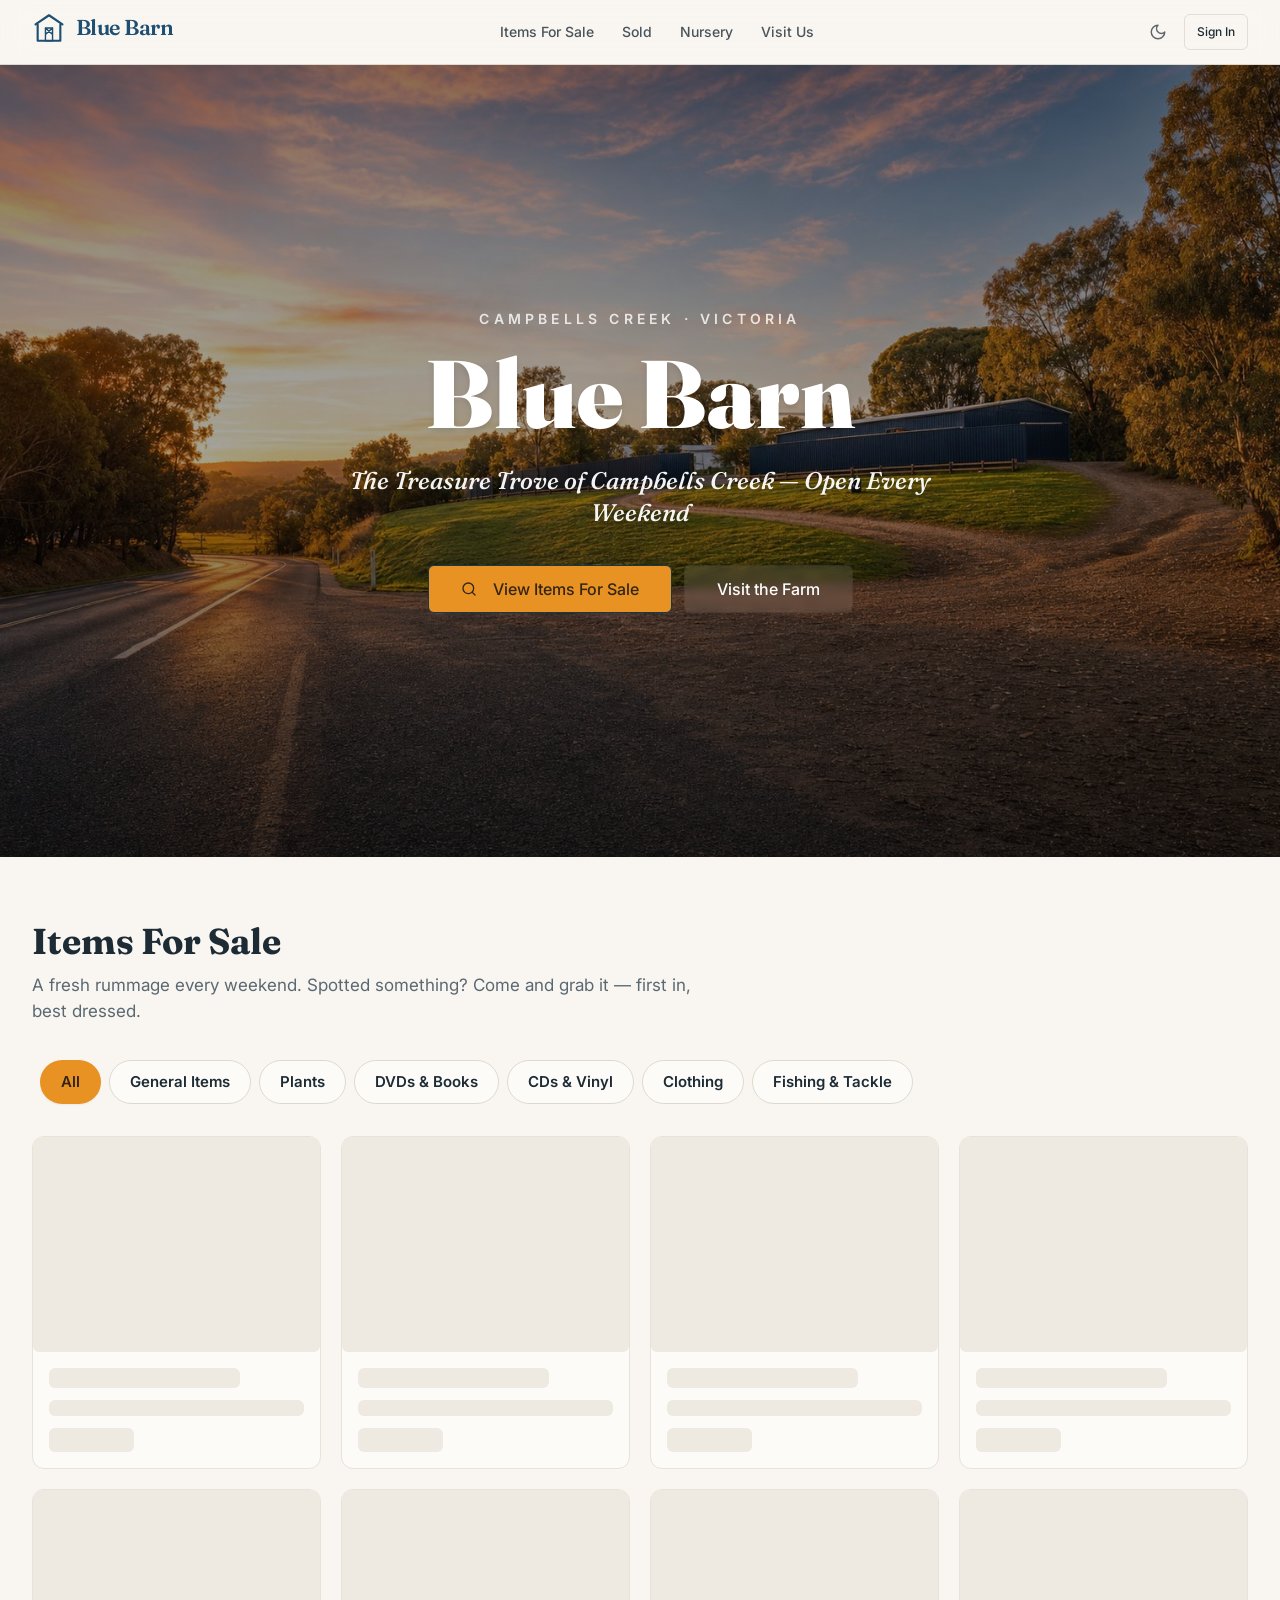
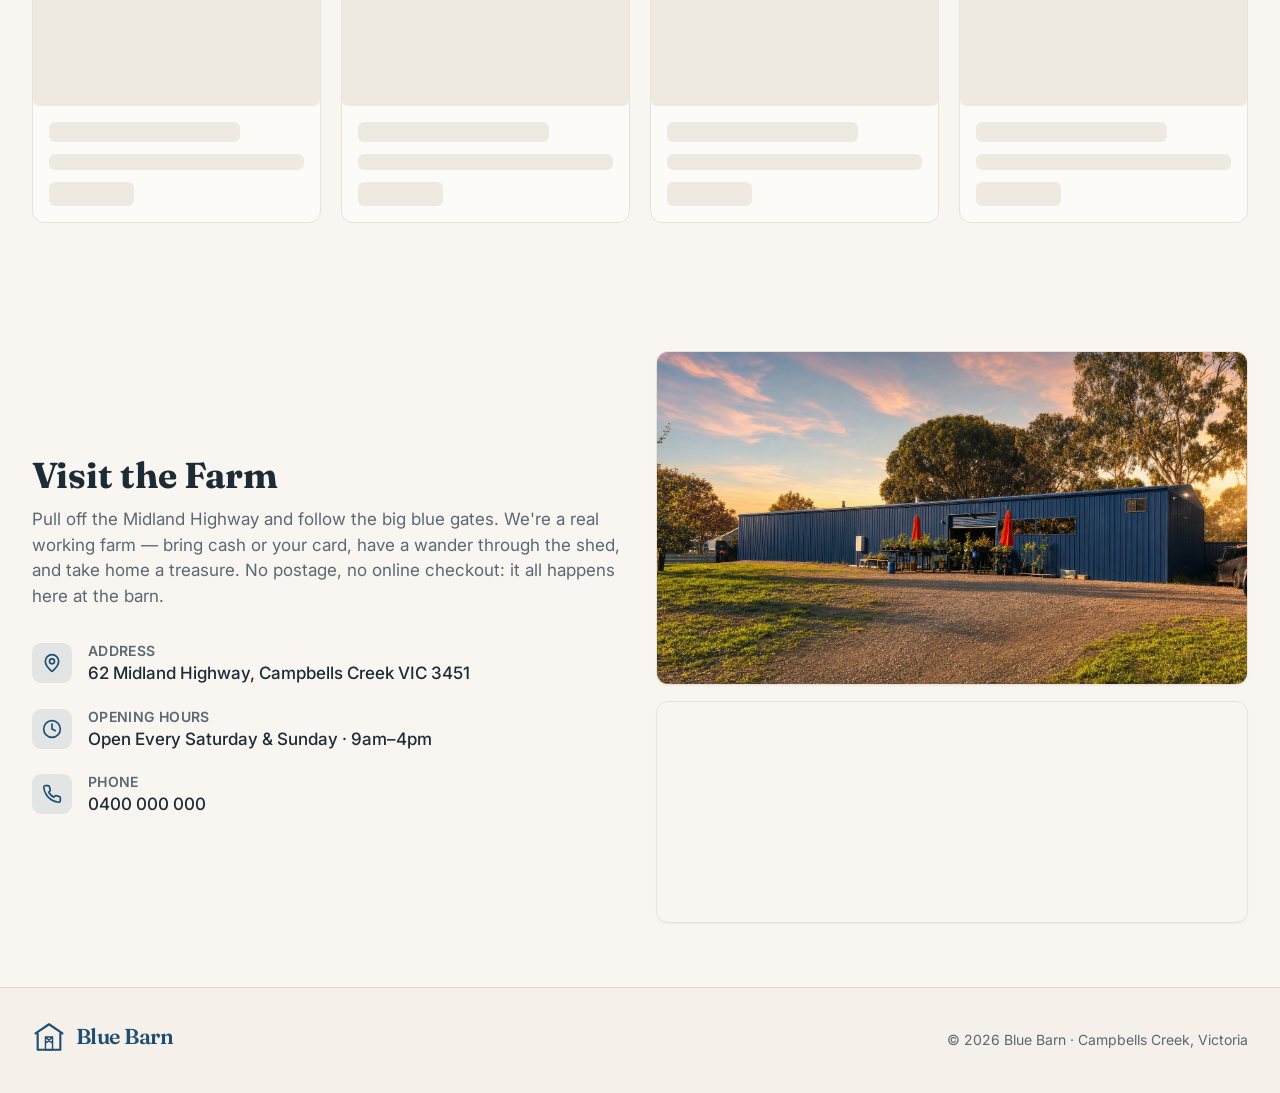
<file: deploy/index.html>
﻿<!doctype html>
<html lang="en">
  <head>
    <meta charset="UTF-8" />
    <meta name="viewport" content="width=device-width, initial-scale=1.0, maximum-scale=1" />
    <link rel="icon" type="image/png" href="./favicon.png" />
    <title>Blue Barn — Country Victoria's Hidden Treasure Trove</title>
    <meta
      name="description"
      content="Thousands of vintage finds, farm tools, furniture and country bric-a-brac in one big blue barn at Campbells Creek, Victoria. Open every weekend."
    />
    <meta property="og:title" content="Blue Barn — The Treasure Trove of Campbells Creek" />
    <meta
      property="og:description"
      content="Country Victoria's hidden treasure trove. Open every Saturday & Sunday, 9am–4pm."
    />
    <meta property="og:type" content="website" />
    <link rel="preconnect" href="https://fonts.googleapis.com" />
    <link rel="preconnect" href="https://fonts.gstatic.com" crossorigin />
    <link
      href="https://api.fontshare.com/v2/css?f[]=general-sans@400,500,600,700&display=swap"
      rel="stylesheet"
    />
    <link
      href="https://fonts.googleapis.com/css2?family=Fraunces:ital,opsz,wght@0,9..144,400..900;1,9..144,400..700&family=Geist+Mono:wght@300..600&family=Inter:wght@400..700&display=swap"
      rel="stylesheet"
    />
    <script type="module" crossorigin src="./assets/index-CMHvREZ7.js"></script>
    <link rel="stylesheet" crossorigin href="./assets/index-inZ8SRh8.css">
  </head>
  <body>
    <div id="root"></div>
  </body>
</html>
</file>
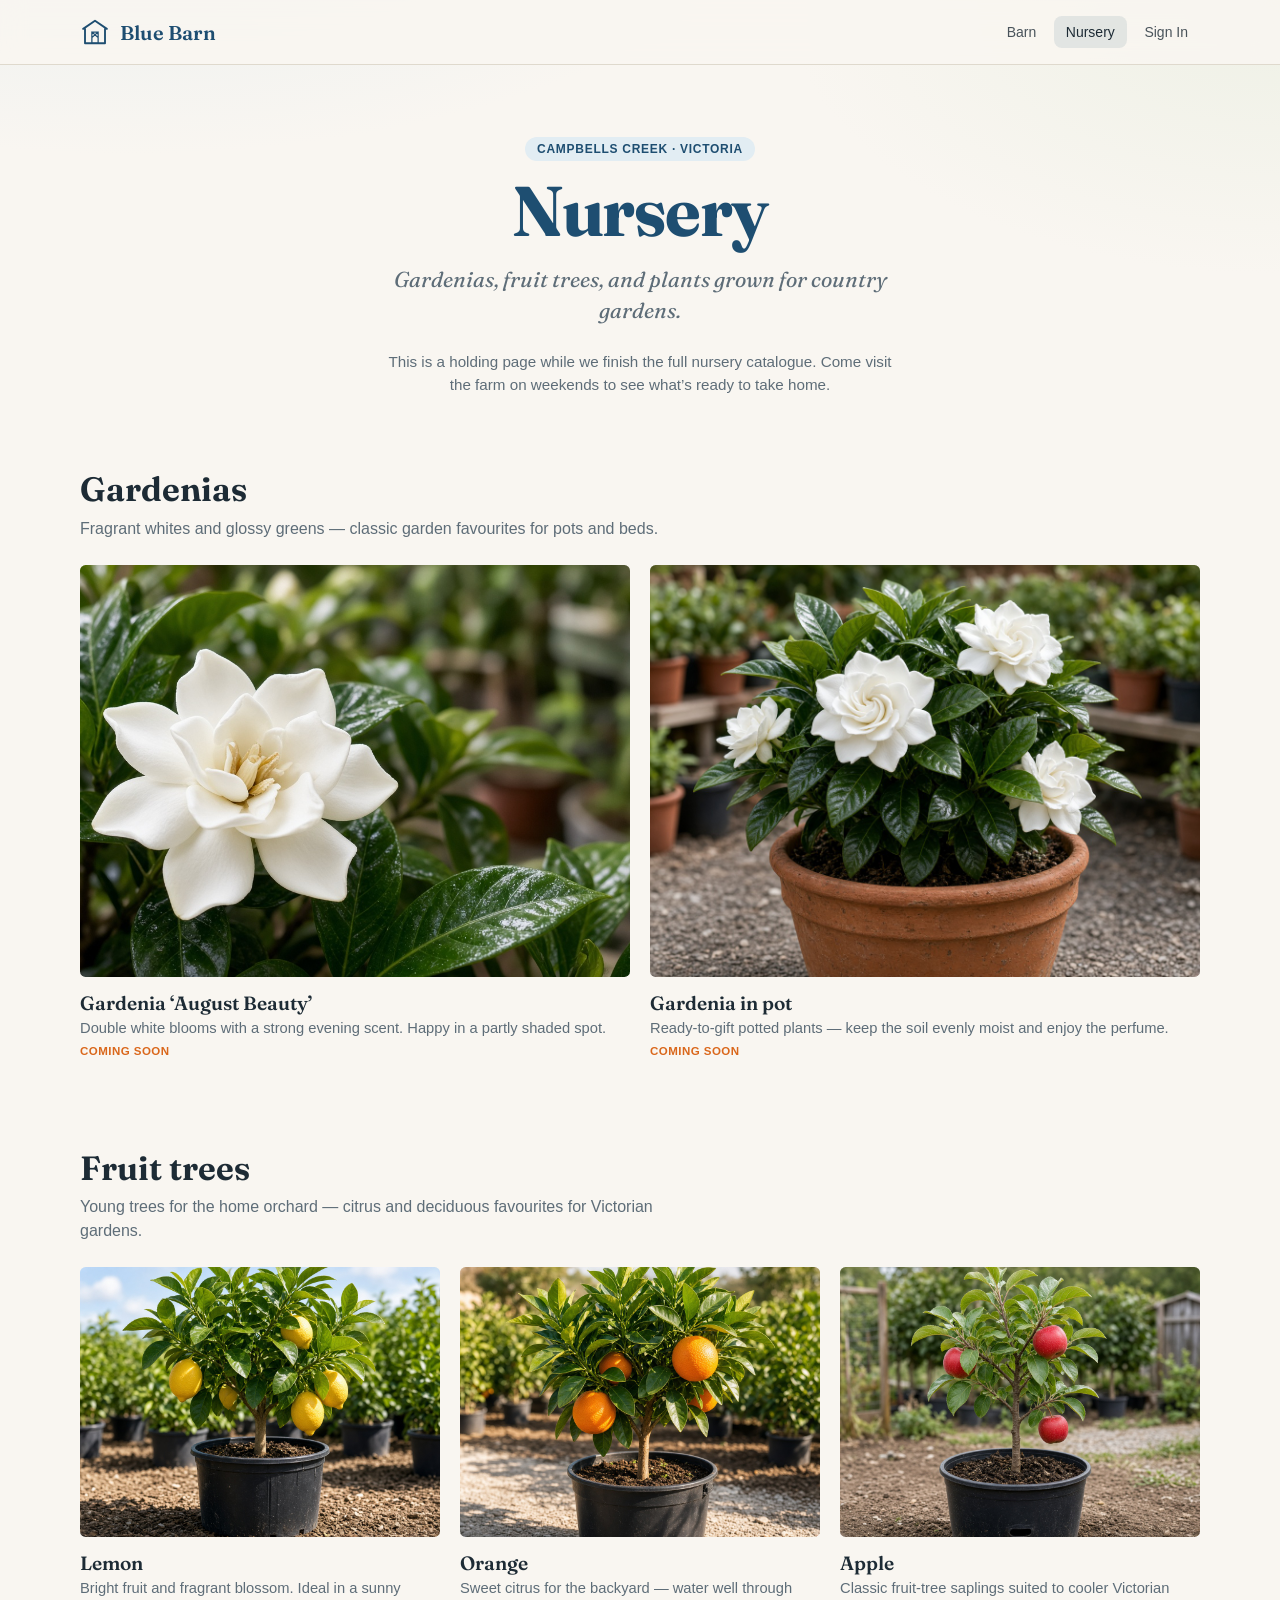
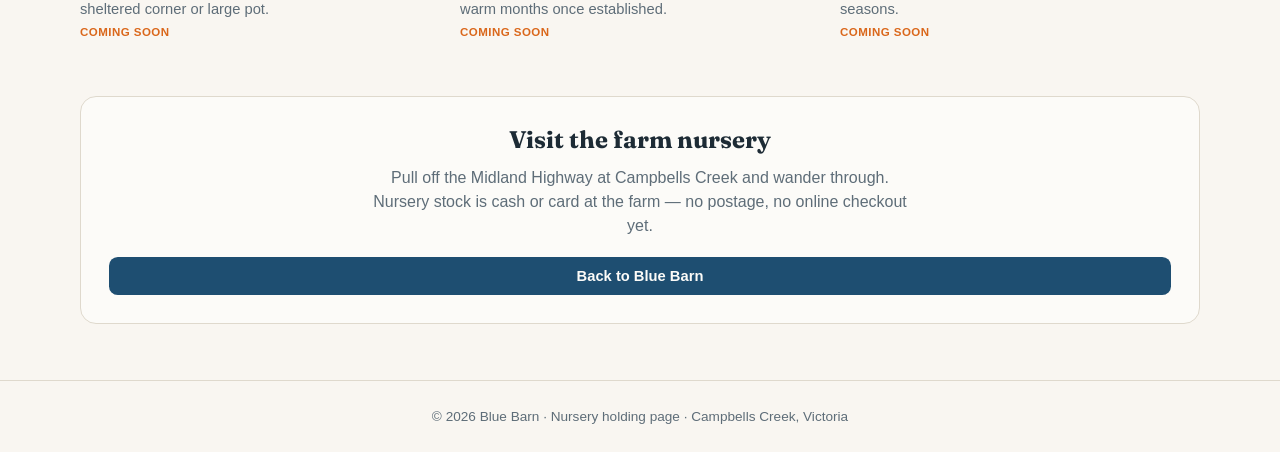
<file: deploy/nursery.html>
<!doctype html>
<html lang="en">
  <head>
    <meta charset="UTF-8" />
    <meta name="viewport" content="width=device-width, initial-scale=1.0, maximum-scale=1" />
    <link rel="icon" type="image/png" href="./favicon.png" />
    <title>Nursery — Blue Barn</title>
    <meta
      name="description"
      content="Blue Barn Nursery at Campbells Creek — gardenias, fruit trees, and plants for the garden. Holding page while we grow the full catalogue."
    />
    <link rel="preconnect" href="https://fonts.googleapis.com" />
    <link rel="preconnect" href="https://fonts.gstatic.com" crossorigin />
    <link
      href="https://api.fontshare.com/v2/css?f[]=general-sans@400,500,600,700&display=swap"
      rel="stylesheet"
    />
    <link
      href="https://fonts.googleapis.com/css2?family=Fraunces:ital,opsz,wght@0,9..144,400..900;1,9..144,400..700&display=swap"
      rel="stylesheet"
    />
    <style>
      :root {
        --bg: hsl(40 38% 96%);
        --fg: hsl(205 30% 16%);
        --muted: hsl(205 12% 42%);
        --primary: hsl(205 58% 28%);
        --primary-soft: hsl(200 40% 92%);
        --accent: hsl(24 78% 48%);
        --border: hsl(38 22% 84%);
        --panel: hsl(40 44% 98%);
        --serif: "Fraunces", Georgia, serif;
        --sans: "General Sans", "Segoe UI", sans-serif;
      }
      * { box-sizing: border-box; }
      html { scroll-behavior: smooth; }
      body {
        margin: 0;
        font-family: var(--sans);
        color: var(--fg);
        background:
          radial-gradient(1200px 600px at 10% -10%, hsl(200 45% 88% / 0.55), transparent 60%),
          radial-gradient(900px 500px at 100% 0%, hsl(90 30% 88% / 0.45), transparent 55%),
          var(--bg);
        min-height: 100dvh;
      }
      a { color: inherit; text-decoration: none; }
      .wrap { width: min(1120px, calc(100% - 2rem)); margin-inline: auto; }
      header {
        position: sticky;
        top: 0;
        z-index: 20;
        backdrop-filter: blur(12px);
        background: color-mix(in srgb, var(--bg) 85%, transparent);
        border-bottom: 1px solid var(--border);
      }
      .bar {
        display: flex;
        align-items: center;
        justify-content: space-between;
        height: 4rem;
        gap: 1rem;
      }
      .brand {
        display: inline-flex;
        align-items: center;
        gap: 0.65rem;
        color: var(--primary);
        font-family: var(--serif);
        font-weight: 600;
        font-size: 1.25rem;
      }
      .brand svg { flex-shrink: 0; }
      .nav {
        display: flex;
        align-items: center;
        gap: 0.35rem;
      }
      .nav a {
        padding: 0.5rem 0.75rem;
        border-radius: 0.5rem;
        font-size: 0.875rem;
        font-weight: 500;
        color: color-mix(in srgb, var(--fg) 80%, transparent);
      }
      .nav a:hover, .nav a[aria-current="page"] {
        background: color-mix(in srgb, var(--primary) 10%, transparent);
        color: var(--fg);
      }
      .hero {
        padding: 4.5rem 0 2.5rem;
        text-align: center;
      }
      .eyebrow {
        display: inline-block;
        margin-bottom: 0.85rem;
        padding: 0.3rem 0.75rem;
        border-radius: 999px;
        background: var(--primary-soft);
        color: var(--primary);
        font-size: 0.75rem;
        font-weight: 600;
        letter-spacing: 0.06em;
        text-transform: uppercase;
      }
      h1 {
        margin: 0;
        font-family: var(--serif);
        font-size: clamp(2.6rem, 7vw, 4.4rem);
        font-weight: 700;
        letter-spacing: -0.02em;
        line-height: 1.05;
        color: var(--primary);
      }
      .lede {
        margin: 1rem auto 0;
        max-width: 36rem;
        font-family: var(--serif);
        font-style: italic;
        font-size: clamp(1.05rem, 2.4vw, 1.35rem);
        color: var(--muted);
        line-height: 1.45;
      }
      .note {
        margin: 1.5rem auto 0;
        max-width: 32rem;
        font-size: 0.95rem;
        color: var(--muted);
        line-height: 1.5;
      }
      section { padding: 2rem 0 3.5rem; }
      .section-head {
        display: flex;
        flex-direction: column;
        gap: 0.4rem;
        margin-bottom: 1.5rem;
      }
      .section-head h2 {
        margin: 0;
        font-family: var(--serif);
        font-size: clamp(1.6rem, 3vw, 2.1rem);
        font-weight: 650;
      }
      .section-head p {
        margin: 0;
        color: var(--muted);
        max-width: 38rem;
        line-height: 1.5;
      }
      .grid {
        display: grid;
        grid-template-columns: repeat(auto-fit, minmax(240px, 1fr));
        gap: 1.25rem;
      }
      article {
        display: grid;
        gap: 0.85rem;
      }
      article figure {
        margin: 0;
        aspect-ratio: 4 / 3;
        overflow: hidden;
        border-radius: 0.35rem;
        background: hsl(40 20% 90%);
      }
      article img {
        width: 100%;
        height: 100%;
        object-fit: cover;
        display: block;
        transition: transform 0.5s ease;
      }
      article:hover img { transform: scale(1.03); }
      article h3 {
        margin: 0;
        font-family: var(--serif);
        font-size: 1.2rem;
        font-weight: 600;
      }
      article p {
        margin: 0.2rem 0 0;
        color: var(--muted);
        font-size: 0.92rem;
        line-height: 1.45;
      }
      .tag {
        display: inline-block;
        margin-top: 0.35rem;
        font-size: 0.72rem;
        font-weight: 600;
        letter-spacing: 0.04em;
        text-transform: uppercase;
        color: var(--accent);
      }
      .visit {
        margin: 0 0 3.5rem;
        padding: 1.75rem;
        border: 1px solid var(--border);
        border-radius: 1rem;
        background: var(--panel);
        display: grid;
        gap: 0.75rem;
        text-align: center;
      }
      .visit h2 {
        margin: 0;
        font-family: var(--serif);
        font-size: 1.5rem;
      }
      .visit p {
        margin: 0 auto;
        max-width: 34rem;
        color: var(--muted);
        line-height: 1.5;
      }
      .cta {
        display: inline-flex;
        justify-content: center;
        margin-top: 0.4rem;
        padding: 0.7rem 1.15rem;
        border-radius: 0.55rem;
        background: var(--primary);
        color: hsl(40 44% 98%);
        font-weight: 600;
        font-size: 0.92rem;
      }
      .cta:hover { filter: brightness(1.05); }
      footer {
        border-top: 1px solid var(--border);
        padding: 1.75rem 0;
        color: var(--muted);
        font-size: 0.85rem;
        text-align: center;
      }
      @media (max-width: 720px) {
        .nav a:not([aria-current="page"]) { display: none; }
      }
    </style>
  </head>
  <body>
    <header>
      <div class="wrap bar">
        <a class="brand" href="./" aria-label="Blue Barn home">
          <svg width="30" height="30" viewBox="0 0 48 48" fill="none" aria-hidden="true">
            <path d="M5 19 L24 6 L43 19" stroke="currentColor" stroke-width="3" stroke-linejoin="round" stroke-linecap="round" />
            <path d="M8 19 V42 H40 V19" stroke="currentColor" stroke-width="3" stroke-linejoin="round" stroke-linecap="round" />
            <path d="M19 24 V42 M29 24 V42 M19 24 H29 V42 H19 Z M19 24 L29 33 M29 24 L19 33" stroke="currentColor" stroke-width="2" stroke-linejoin="round" stroke-linecap="round" />
          </svg>
          <span>Blue Barn</span>
        </a>
        <nav class="nav" aria-label="Primary">
          <a href="./#/">Barn</a>
          <a href="./nursery.html" aria-current="page">Nursery</a>
          <a href="./#/signin">Sign In</a>
        </nav>
      </div>
    </header>

    <main>
      <div class="wrap hero">
        <span class="eyebrow">Campbells Creek · Victoria</span>
        <h1>Nursery</h1>
        <p class="lede">Gardenias, fruit trees, and plants grown for country gardens.</p>
        <p class="note">
          This is a holding page while we finish the full nursery catalogue.
          Come visit the farm on weekends to see what’s ready to take home.
        </p>
      </div>

      <section class="wrap" id="gardenias">
        <div class="section-head">
          <h2>Gardenias</h2>
          <p>Fragrant whites and glossy greens — classic garden favourites for pots and beds.</p>
        </div>
        <div class="grid">
          <article>
            <figure>
              <img src="./assets/nursery-gardenia-white.png" alt="White gardenia bloom" loading="lazy" />
            </figure>
            <div>
              <h3>Gardenia ‘August Beauty’</h3>
              <p>Double white blooms with a strong evening scent. Happy in a partly shaded spot.</p>
              <span class="tag">Coming soon</span>
            </div>
          </article>
          <article>
            <figure>
              <img src="./assets/nursery-gardenia-pot.png" alt="Potted gardenia bush" loading="lazy" />
            </figure>
            <div>
              <h3>Gardenia in pot</h3>
              <p>Ready-to-gift potted plants — keep the soil evenly moist and enjoy the perfume.</p>
              <span class="tag">Coming soon</span>
            </div>
          </article>
        </div>
      </section>

      <section class="wrap" id="fruit-trees">
        <div class="section-head">
          <h2>Fruit trees</h2>
          <p>Young trees for the home orchard — citrus and deciduous favourites for Victorian gardens.</p>
        </div>
        <div class="grid">
          <article>
            <figure>
              <img src="./assets/nursery-lemon-tree.png" alt="Young lemon tree in a nursery pot" loading="lazy" />
            </figure>
            <div>
              <h3>Lemon</h3>
              <p>Bright fruit and fragrant blossom. Ideal in a sunny sheltered corner or large pot.</p>
              <span class="tag">Coming soon</span>
            </div>
          </article>
          <article>
            <figure>
              <img src="./assets/nursery-orange-tree.png" alt="Young orange tree in a nursery pot" loading="lazy" />
            </figure>
            <div>
              <h3>Orange</h3>
              <p>Sweet citrus for the backyard — water well through warm months once established.</p>
              <span class="tag">Coming soon</span>
            </div>
          </article>
          <article>
            <figure>
              <img src="./assets/nursery-apple-tree.png" alt="Young apple tree sapling" loading="lazy" />
            </figure>
            <div>
              <h3>Apple</h3>
              <p>Classic fruit-tree saplings suited to cooler Victorian seasons.</p>
              <span class="tag">Coming soon</span>
            </div>
          </article>
        </div>
      </section>

      <div class="wrap">
        <div class="visit">
          <h2>Visit the farm nursery</h2>
          <p>
            Pull off the Midland Highway at Campbells Creek and wander through.
            Nursery stock is cash or card at the farm — no postage, no online checkout yet.
          </p>
          <a class="cta" href="./#/">Back to Blue Barn</a>
        </div>
      </div>
    </main>

    <footer>
      <div class="wrap">© 2026 Blue Barn · Nursery holding page · Campbells Creek, Victoria</div>
    </footer>
  </body>
</html>
</file>
<file: deploy/assets/index-inZ8SRh8.css>
*,:before,:after{--tw-border-spacing-x: 0;--tw-border-spacing-y: 0;--tw-translate-x: 0;--tw-translate-y: 0;--tw-rotate: 0;--tw-skew-x: 0;--tw-skew-y: 0;--tw-scale-x: 1;--tw-scale-y: 1;--tw-pan-x: ;--tw-pan-y: ;--tw-pinch-zoom: ;--tw-scroll-snap-strictness: proximity;--tw-gradient-from-position: ;--tw-gradient-via-position: ;--tw-gradient-to-position: ;--tw-ordinal: ;--tw-slashed-zero: ;--tw-numeric-figure: ;--tw-numeric-spacing: ;--tw-numeric-fraction: ;--tw-ring-inset: ;--tw-ring-offset-width: 0px;--tw-ring-offset-color: #fff;--tw-ring-color: rgb(59 130 246 / .5);--tw-ring-offset-shadow: 0 0 #0000;--tw-ring-shadow: 0 0 #0000;--tw-shadow: 0 0 #0000;--tw-shadow-colored: 0 0 #0000;--tw-blur: ;--tw-brightness: ;--tw-contrast: ;--tw-grayscale: ;--tw-hue-rotate: ;--tw-invert: ;--tw-saturate: ;--tw-sepia: ;--tw-drop-shadow: ;--tw-backdrop-blur: ;--tw-backdrop-brightness: ;--tw-backdrop-contrast: ;--tw-backdrop-grayscale: ;--tw-backdrop-hue-rotate: ;--tw-backdrop-invert: ;--tw-backdrop-opacity: ;--tw-backdrop-saturate: ;--tw-backdrop-sepia: ;--tw-contain-size: ;--tw-contain-layout: ;--tw-contain-paint: ;--tw-contain-style: }::backdrop{--tw-border-spacing-x: 0;--tw-border-spacing-y: 0;--tw-translate-x: 0;--tw-translate-y: 0;--tw-rotate: 0;--tw-skew-x: 0;--tw-skew-y: 0;--tw-scale-x: 1;--tw-scale-y: 1;--tw-pan-x: ;--tw-pan-y: ;--tw-pinch-zoom: ;--tw-scroll-snap-strictness: proximity;--tw-gradient-from-position: ;--tw-gradient-via-position: ;--tw-gradient-to-position: ;--tw-ordinal: ;--tw-slashed-zero: ;--tw-numeric-figure: ;--tw-numeric-spacing: ;--tw-numeric-fraction: ;--tw-ring-inset: ;--tw-ring-offset-width: 0px;--tw-ring-offset-color: #fff;--tw-ring-color: rgb(59 130 246 / .5);--tw-ring-offset-shadow: 0 0 #0000;--tw-ring-shadow: 0 0 #0000;--tw-shadow: 0 0 #0000;--tw-shadow-colored: 0 0 #0000;--tw-blur: ;--tw-brightness: ;--tw-contrast: ;--tw-grayscale: ;--tw-hue-rotate: ;--tw-invert: ;--tw-saturate: ;--tw-sepia: ;--tw-drop-shadow: ;--tw-backdrop-blur: ;--tw-backdrop-brightness: ;--tw-backdrop-contrast: ;--tw-backdrop-grayscale: ;--tw-backdrop-hue-rotate: ;--tw-backdrop-invert: ;--tw-backdrop-opacity: ;--tw-backdrop-saturate: ;--tw-backdrop-sepia: ;--tw-contain-size: ;--tw-contain-layout: ;--tw-contain-paint: ;--tw-contain-style: }*,:before,:after{box-sizing:border-box;border-width:0;border-style:solid;border-color:#e5e7eb}:before,:after{--tw-content: ""}html,:host{line-height:1.5;-webkit-text-size-adjust:100%;-moz-tab-size:4;-o-tab-size:4;tab-size:4;font-family:var(--font-sans);font-feature-settings:normal;font-variation-settings:normal;-webkit-tap-highlight-color:transparent}body{margin:0;line-height:inherit}hr{height:0;color:inherit;border-top-width:1px}abbr:where([title]){-webkit-text-decoration:underline dotted;text-decoration:underline dotted}h1,h2,h3,h4,h5,h6{font-size:inherit;font-weight:inherit}a{color:inherit;text-decoration:inherit}b,strong{font-weight:bolder}code,kbd,samp,pre{font-family:var(--font-mono);font-feature-settings:normal;font-variation-settings:normal;font-size:1em}small{font-size:80%}sub,sup{font-size:75%;line-height:0;position:relative;vertical-align:baseline}sub{bottom:-.25em}sup{top:-.5em}table{text-indent:0;border-color:inherit;border-collapse:collapse}button,input,optgroup,select,textarea{font-family:inherit;font-feature-settings:inherit;font-variation-settings:inherit;font-size:100%;font-weight:inherit;line-height:inherit;letter-spacing:inherit;color:inherit;margin:0;padding:0}button,select{text-transform:none}button,input:where([type=button]),input:where([type=reset]),input:where([type=submit]){-webkit-appearance:button;background-color:transparent;background-image:none}:-moz-focusring{outline:auto}:-moz-ui-invalid{box-shadow:none}progress{vertical-align:baseline}::-webkit-inner-spin-button,::-webkit-outer-spin-button{height:auto}[type=search]{-webkit-appearance:textfield;outline-offset:-2px}::-webkit-search-decoration{-webkit-appearance:none}::-webkit-file-upload-button{-webkit-appearance:button;font:inherit}summary{display:list-item}blockquote,dl,dd,h1,h2,h3,h4,h5,h6,hr,figure,p,pre{margin:0}fieldset{margin:0;padding:0}legend{padding:0}ol,ul,menu{list-style:none;margin:0;padding:0}dialog{padding:0}textarea{resize:vertical}input::-moz-placeholder,textarea::-moz-placeholder{opacity:1;color:#9ca3af}input::placeholder,textarea::placeholder{opacity:1;color:#9ca3af}button,[role=button]{cursor:pointer}:disabled{cursor:default}img,svg,video,canvas,audio,iframe,embed,object{display:block;vertical-align:middle}img,video{max-width:100%;height:auto}[hidden]:where(:not([hidden=until-found])){display:none}*{--tw-border-opacity: 1;border-color:hsl(var(--border) / var(--tw-border-opacity, 1))}body{--tw-bg-opacity: 1;background-color:hsl(var(--background) / var(--tw-bg-opacity, 1));font-family:var(--font-sans);--tw-text-opacity: 1;color:hsl(var(--foreground) / var(--tw-text-opacity, 1));-webkit-font-smoothing:antialiased;-moz-osx-font-smoothing:grayscale;font-size:17px}:focus-visible{outline:2px solid hsl(var(--ring));outline-offset:2px}.sr-only{position:absolute;width:1px;height:1px;padding:0;margin:-1px;overflow:hidden;clip:rect(0,0,0,0);white-space:nowrap;border-width:0}.pointer-events-none{pointer-events:none}.pointer-events-auto{pointer-events:auto}.visible{visibility:visible}.invisible{visibility:hidden}.fixed{position:fixed}.absolute{position:absolute}.relative{position:relative}.sticky{position:sticky}.inset-0{inset:0}.inset-x-0{left:0;right:0}.inset-y-0{top:0;bottom:0}.-bottom-12{bottom:-3rem}.-left-12{left:-3rem}.-right-12{right:-3rem}.-top-12{top:-3rem}.bottom-0{bottom:0}.left-0{left:0}.left-1{left:.25rem}.left-1\/2{left:50%}.left-2{left:.5rem}.left-3{left:.75rem}.left-\[50\%\]{left:50%}.right-0{right:0}.right-1{right:.25rem}.right-2{right:.5rem}.right-3{right:.75rem}.right-4{right:1rem}.top-0{top:0}.top-1{top:.25rem}.top-1\.5{top:.375rem}.top-1\/2{top:50%}.top-16{top:4rem}.top-2{top:.5rem}.top-3{top:.75rem}.top-3\.5{top:.875rem}.top-4{top:1rem}.top-\[1px\]{top:1px}.top-\[50\%\]{top:50%}.top-\[60\%\]{top:60%}.top-full{top:100%}.isolate{isolation:isolate}.-z-10{z-index:-10}.z-10{z-index:10}.z-20{z-index:20}.z-50{z-index:50}.z-\[100\]{z-index:100}.z-\[1\]{z-index:1}.-mx-1{margin-left:-.25rem;margin-right:-.25rem}.-mx-4{margin-left:-1rem;margin-right:-1rem}.mx-2{margin-left:.5rem;margin-right:.5rem}.mx-3\.5{margin-left:.875rem;margin-right:.875rem}.mx-4{margin-left:1rem;margin-right:1rem}.mx-auto{margin-left:auto;margin-right:auto}.my-0\.5{margin-top:.125rem;margin-bottom:.125rem}.my-1{margin-top:.25rem;margin-bottom:.25rem}.-ml-4{margin-left:-1rem}.-mt-4{margin-top:-1rem}.mb-1{margin-bottom:.25rem}.mb-2{margin-bottom:.5rem}.mb-4{margin-bottom:1rem}.mb-6{margin-bottom:1.5rem}.mb-8{margin-bottom:2rem}.ml-1{margin-left:.25rem}.ml-auto{margin-left:auto}.mr-1\.5{margin-right:.375rem}.mr-2{margin-right:.5rem}.mt-0\.5{margin-top:.125rem}.mt-1{margin-top:.25rem}.mt-1\.5{margin-top:.375rem}.mt-10{margin-top:2.5rem}.mt-12{margin-top:3rem}.mt-2{margin-top:.5rem}.mt-24{margin-top:6rem}.mt-3{margin-top:.75rem}.mt-4{margin-top:1rem}.mt-5{margin-top:1.25rem}.mt-6{margin-top:1.5rem}.mt-8{margin-top:2rem}.mt-9{margin-top:2.25rem}.mt-auto{margin-top:auto}.line-clamp-2{overflow:hidden;display:-webkit-box;-webkit-box-orient:vertical;-webkit-line-clamp:2}.block{display:block}.flex{display:flex}.inline-flex{display:inline-flex}.table{display:table}.grid{display:grid}.hidden{display:none}.aspect-\[4\/3\]{aspect-ratio:4/3}.aspect-square{aspect-ratio:1 / 1}.aspect-video{aspect-ratio:16 / 9}.size-4{width:1rem;height:1rem}.h-1\.5{height:.375rem}.h-10{height:2.5rem}.h-11{height:2.75rem}.h-12{height:3rem}.h-16{height:4rem}.h-2{height:.5rem}.h-2\.5{height:.625rem}.h-20{height:5rem}.h-24{height:6rem}.h-3{height:.75rem}.h-3\.5{height:.875rem}.h-4{height:1rem}.h-5{height:1.25rem}.h-6{height:1.5rem}.h-7{height:1.75rem}.h-72{height:18rem}.h-8{height:2rem}.h-9{height:2.25rem}.h-\[1px\]{height:1px}.h-\[var\(--radix-navigation-menu-viewport-height\)\]{height:var(--radix-navigation-menu-viewport-height)}.h-\[var\(--radix-select-trigger-height\)\]{height:var(--radix-select-trigger-height)}.h-auto{height:auto}.h-full{height:100%}.h-px{height:1px}.h-svh{height:100svh}.max-h-\[--radix-context-menu-content-available-height\]{max-height:var(--radix-context-menu-content-available-height)}.max-h-\[--radix-select-content-available-height\]{max-height:var(--radix-select-content-available-height)}.max-h-\[300px\]{max-height:300px}.max-h-\[340px\]{max-height:340px}.max-h-\[var\(--radix-dropdown-menu-content-available-height\)\]{max-height:var(--radix-dropdown-menu-content-available-height)}.max-h-screen{max-height:100vh}.min-h-0{min-height:0px}.min-h-11{min-height:2.75rem}.min-h-12{min-height:3rem}.min-h-9{min-height:2.25rem}.min-h-\[220px\]{min-height:220px}.min-h-\[68vh\]{min-height:68vh}.min-h-\[80px\]{min-height:80px}.min-h-dvh{min-height:100dvh}.min-h-screen{min-height:100vh}.min-h-svh{min-height:100svh}.w-0{width:0px}.w-1{width:.25rem}.w-1\/3{width:33.333333%}.w-1\/4{width:25%}.w-10{width:2.5rem}.w-11{width:2.75rem}.w-2{width:.5rem}.w-2\.5{width:.625rem}.w-20{width:5rem}.w-24{width:6rem}.w-3{width:.75rem}.w-3\.5{width:.875rem}.w-3\/4{width:75%}.w-4{width:1rem}.w-5{width:1.25rem}.w-6{width:1.5rem}.w-64{width:16rem}.w-7{width:1.75rem}.w-72{width:18rem}.w-8{width:2rem}.w-9{width:2.25rem}.w-\[100px\]{width:100px}.w-\[1px\]{width:1px}.w-\[var\(--sidebar-width\)\]{width:var(--sidebar-width)}.w-auto{width:auto}.w-full{width:100%}.w-max{width:-moz-max-content;width:max-content}.w-px{width:1px}.min-w-0{min-width:0px}.min-w-10{min-width:2.5rem}.min-w-11{min-width:2.75rem}.min-w-5{min-width:1.25rem}.min-w-9{min-width:2.25rem}.min-w-\[12rem\]{min-width:12rem}.min-w-\[8rem\]{min-width:8rem}.min-w-\[var\(--radix-select-trigger-width\)\]{min-width:var(--radix-select-trigger-width)}.max-w-2xl{max-width:42rem}.max-w-3xl{max-width:48rem}.max-w-4xl{max-width:56rem}.max-w-6xl{max-width:72rem}.max-w-7xl{max-width:80rem}.max-w-\[var\(--skeleton-width\)\]{max-width:var(--skeleton-width)}.max-w-lg{max-width:32rem}.max-w-max{max-width:-moz-max-content;max-width:max-content}.max-w-md{max-width:28rem}.max-w-prose{max-width:65ch}.flex-1{flex:1 1 0%}.shrink-0{flex-shrink:0}.grow{flex-grow:1}.grow-0{flex-grow:0}.basis-full{flex-basis:100%}.caption-bottom{caption-side:bottom}.border-collapse{border-collapse:collapse}.origin-\[--radix-context-menu-content-transform-origin\]{transform-origin:var(--radix-context-menu-content-transform-origin)}.origin-\[--radix-dropdown-menu-content-transform-origin\]{transform-origin:var(--radix-dropdown-menu-content-transform-origin)}.origin-\[--radix-hover-card-content-transform-origin\]{transform-origin:var(--radix-hover-card-content-transform-origin)}.origin-\[--radix-menubar-content-transform-origin\]{transform-origin:var(--radix-menubar-content-transform-origin)}.origin-\[--radix-popover-content-transform-origin\]{transform-origin:var(--radix-popover-content-transform-origin)}.origin-\[--radix-select-content-transform-origin\]{transform-origin:var(--radix-select-content-transform-origin)}.origin-\[--radix-tooltip-content-transform-origin\]{transform-origin:var(--radix-tooltip-content-transform-origin)}.-translate-x-1\/2{--tw-translate-x: -50%;transform:translate(var(--tw-translate-x),var(--tw-translate-y)) rotate(var(--tw-rotate)) skew(var(--tw-skew-x)) skewY(var(--tw-skew-y)) scaleX(var(--tw-scale-x)) scaleY(var(--tw-scale-y))}.-translate-x-px{--tw-translate-x: -1px;transform:translate(var(--tw-translate-x),var(--tw-translate-y)) rotate(var(--tw-rotate)) skew(var(--tw-skew-x)) skewY(var(--tw-skew-y)) scaleX(var(--tw-scale-x)) scaleY(var(--tw-scale-y))}.-translate-y-1\/2{--tw-translate-y: -50%;transform:translate(var(--tw-translate-x),var(--tw-translate-y)) rotate(var(--tw-rotate)) skew(var(--tw-skew-x)) skewY(var(--tw-skew-y)) scaleX(var(--tw-scale-x)) scaleY(var(--tw-scale-y))}.translate-x-\[-50\%\]{--tw-translate-x: -50%;transform:translate(var(--tw-translate-x),var(--tw-translate-y)) rotate(var(--tw-rotate)) skew(var(--tw-skew-x)) skewY(var(--tw-skew-y)) scaleX(var(--tw-scale-x)) scaleY(var(--tw-scale-y))}.translate-x-px{--tw-translate-x: 1px;transform:translate(var(--tw-translate-x),var(--tw-translate-y)) rotate(var(--tw-rotate)) skew(var(--tw-skew-x)) skewY(var(--tw-skew-y)) scaleX(var(--tw-scale-x)) scaleY(var(--tw-scale-y))}.translate-y-\[-50\%\]{--tw-translate-y: -50%;transform:translate(var(--tw-translate-x),var(--tw-translate-y)) rotate(var(--tw-rotate)) skew(var(--tw-skew-x)) skewY(var(--tw-skew-y)) scaleX(var(--tw-scale-x)) scaleY(var(--tw-scale-y))}.-rotate-\[18deg\]{--tw-rotate: -18deg;transform:translate(var(--tw-translate-x),var(--tw-translate-y)) rotate(var(--tw-rotate)) skew(var(--tw-skew-x)) skewY(var(--tw-skew-y)) scaleX(var(--tw-scale-x)) scaleY(var(--tw-scale-y))}.rotate-45{--tw-rotate: 45deg;transform:translate(var(--tw-translate-x),var(--tw-translate-y)) rotate(var(--tw-rotate)) skew(var(--tw-skew-x)) skewY(var(--tw-skew-y)) scaleX(var(--tw-scale-x)) scaleY(var(--tw-scale-y))}.rotate-90{--tw-rotate: 90deg;transform:translate(var(--tw-translate-x),var(--tw-translate-y)) rotate(var(--tw-rotate)) skew(var(--tw-skew-x)) skewY(var(--tw-skew-y)) scaleX(var(--tw-scale-x)) scaleY(var(--tw-scale-y))}.transform{transform:translate(var(--tw-translate-x),var(--tw-translate-y)) rotate(var(--tw-rotate)) skew(var(--tw-skew-x)) skewY(var(--tw-skew-y)) scaleX(var(--tw-scale-x)) scaleY(var(--tw-scale-y))}@keyframes pulse{50%{opacity:.5}}.animate-pulse{animation:pulse 2s cubic-bezier(.4,0,.6,1) infinite}.cursor-default{cursor:default}.cursor-pointer{cursor:pointer}.touch-none{touch-action:none}.select-none{-webkit-user-select:none;-moz-user-select:none;user-select:none}.scroll-mt-20{scroll-margin-top:5rem}.list-none{list-style-type:none}.grid-cols-1{grid-template-columns:repeat(1,minmax(0,1fr))}.flex-row{flex-direction:row}.flex-col{flex-direction:column}.flex-col-reverse{flex-direction:column-reverse}.flex-wrap{flex-wrap:wrap}.items-start{align-items:flex-start}.items-end{align-items:flex-end}.items-center{align-items:center}.items-stretch{align-items:stretch}.justify-center{justify-content:center}.justify-between{justify-content:space-between}.gap-1{gap:.25rem}.gap-1\.5{gap:.375rem}.gap-10{gap:2.5rem}.gap-2{gap:.5rem}.gap-2\.5{gap:.625rem}.gap-3{gap:.75rem}.gap-4{gap:1rem}.gap-5{gap:1.25rem}.gap-8{gap:2rem}.space-x-1>:not([hidden])~:not([hidden]){--tw-space-x-reverse: 0;margin-right:calc(.25rem * var(--tw-space-x-reverse));margin-left:calc(.25rem * calc(1 - var(--tw-space-x-reverse)))}.space-x-4>:not([hidden])~:not([hidden]){--tw-space-x-reverse: 0;margin-right:calc(1rem * var(--tw-space-x-reverse));margin-left:calc(1rem * calc(1 - var(--tw-space-x-reverse)))}.space-y-1>:not([hidden])~:not([hidden]){--tw-space-y-reverse: 0;margin-top:calc(.25rem * calc(1 - var(--tw-space-y-reverse)));margin-bottom:calc(.25rem * var(--tw-space-y-reverse))}.space-y-1\.5>:not([hidden])~:not([hidden]){--tw-space-y-reverse: 0;margin-top:calc(.375rem * calc(1 - var(--tw-space-y-reverse)));margin-bottom:calc(.375rem * var(--tw-space-y-reverse))}.space-y-2>:not([hidden])~:not([hidden]){--tw-space-y-reverse: 0;margin-top:calc(.5rem * calc(1 - var(--tw-space-y-reverse)));margin-bottom:calc(.5rem * var(--tw-space-y-reverse))}.space-y-3>:not([hidden])~:not([hidden]){--tw-space-y-reverse: 0;margin-top:calc(.75rem * calc(1 - var(--tw-space-y-reverse)));margin-bottom:calc(.75rem * var(--tw-space-y-reverse))}.space-y-4>:not([hidden])~:not([hidden]){--tw-space-y-reverse: 0;margin-top:calc(1rem * calc(1 - var(--tw-space-y-reverse)));margin-bottom:calc(1rem * var(--tw-space-y-reverse))}.space-y-5>:not([hidden])~:not([hidden]){--tw-space-y-reverse: 0;margin-top:calc(1.25rem * calc(1 - var(--tw-space-y-reverse)));margin-bottom:calc(1.25rem * var(--tw-space-y-reverse))}.space-y-6>:not([hidden])~:not([hidden]){--tw-space-y-reverse: 0;margin-top:calc(1.5rem * calc(1 - var(--tw-space-y-reverse)));margin-bottom:calc(1.5rem * var(--tw-space-y-reverse))}.overflow-auto{overflow:auto}.overflow-hidden{overflow:hidden}.overflow-x-auto{overflow-x:auto}.overflow-y-auto{overflow-y:auto}.overflow-x-hidden{overflow-x:hidden}.scroll-smooth{scroll-behavior:smooth}.whitespace-nowrap{white-space:nowrap}.whitespace-pre-wrap{white-space:pre-wrap}.break-words{overflow-wrap:break-word}.rounded-2xl{border-radius:1rem}.rounded-\[2px\]{border-radius:2px}.rounded-\[inherit\]{border-radius:inherit}.rounded-full{border-radius:9999px}.rounded-lg{border-radius:.5625rem}.rounded-md{border-radius:.375rem}.rounded-sm{border-radius:.1875rem}.rounded-xl{border-radius:.75rem}.rounded-t-\[10px\]{border-top-left-radius:10px;border-top-right-radius:10px}.rounded-tl-sm{border-top-left-radius:.1875rem}.border{border-width:1px}.border-2{border-width:2px}.border-\[1\.5px\]{border-width:1.5px}.border-y{border-top-width:1px;border-bottom-width:1px}.border-b{border-bottom-width:1px}.border-l{border-left-width:1px}.border-r{border-right-width:1px}.border-t{border-top-width:1px}.border-dashed{border-style:dashed}.border-none{border-style:none}.border-\[--color-border\]{border-color:var(--color-border)}.border-border{--tw-border-opacity: 1;border-color:hsl(var(--border) / var(--tw-border-opacity, 1))}.border-border\/50{border-color:hsl(var(--border) / .5)}.border-card-border{--tw-border-opacity: 1;border-color:hsl(var(--card-border) / var(--tw-border-opacity, 1))}.border-destructive{--tw-border-opacity: 1;border-color:hsl(var(--destructive) / var(--tw-border-opacity, 1))}.border-destructive-border{border-color:var(--destructive-border)}.border-destructive\/40{border-color:hsl(var(--destructive) / .4)}.border-destructive\/50{border-color:hsl(var(--destructive) / .5)}.border-input{--tw-border-opacity: 1;border-color:hsl(var(--input) / var(--tw-border-opacity, 1))}.border-primary{--tw-border-opacity: 1;border-color:hsl(var(--primary) / var(--tw-border-opacity, 1))}.border-primary-border{border-color:var(--primary-border)}.border-secondary-border{border-color:var(--secondary-border)}.border-sidebar-border{--tw-border-opacity: 1;border-color:hsl(var(--sidebar-border) / var(--tw-border-opacity, 1))}.border-transparent{border-color:transparent}.border-white\/70{border-color:#ffffffb3}.border-white\/90{border-color:#ffffffe6}.border-l-transparent{border-left-color:transparent}.border-t-transparent{border-top-color:transparent}.bg-\[--color-bg\]{background-color:var(--color-bg)}.bg-\[hsl\(18_60\%_46\%\)\]{--tw-bg-opacity: 1;background-color:hsl(18 60% 46% / var(--tw-bg-opacity, 1))}.bg-accent{--tw-bg-opacity: 1;background-color:hsl(var(--accent) / var(--tw-bg-opacity, 1))}.bg-background{--tw-bg-opacity: 1;background-color:hsl(var(--background) / var(--tw-bg-opacity, 1))}.bg-background\/85{background-color:hsl(var(--background) / .85)}.bg-background\/95{background-color:hsl(var(--background) / .95)}.bg-black\/80{background-color:#000c}.bg-border{--tw-bg-opacity: 1;background-color:hsl(var(--border) / var(--tw-bg-opacity, 1))}.bg-card{--tw-bg-opacity: 1;background-color:hsl(var(--card) / var(--tw-bg-opacity, 1))}.bg-card\/60{background-color:hsl(var(--card) / .6)}.bg-destructive{--tw-bg-opacity: 1;background-color:hsl(var(--destructive) / var(--tw-bg-opacity, 1))}.bg-destructive\/5{background-color:hsl(var(--destructive) / .05)}.bg-foreground{--tw-bg-opacity: 1;background-color:hsl(var(--foreground) / var(--tw-bg-opacity, 1))}.bg-foreground\/25{background-color:hsl(var(--foreground) / .25)}.bg-foreground\/70{background-color:hsl(var(--foreground) / .7)}.bg-foreground\/75{background-color:hsl(var(--foreground) / .75)}.bg-gray-50{--tw-bg-opacity: 1;background-color:rgb(249 250 251 / var(--tw-bg-opacity, 1))}.bg-muted{--tw-bg-opacity: 1;background-color:hsl(var(--muted) / var(--tw-bg-opacity, 1))}.bg-muted\/50{background-color:hsl(var(--muted) / .5)}.bg-popover{--tw-bg-opacity: 1;background-color:hsl(var(--popover) / var(--tw-bg-opacity, 1))}.bg-primary{--tw-bg-opacity: 1;background-color:hsl(var(--primary) / var(--tw-bg-opacity, 1))}.bg-primary\/10{background-color:hsl(var(--primary) / .1)}.bg-primary\/5{background-color:hsl(var(--primary) / .05)}.bg-secondary{--tw-bg-opacity: 1;background-color:hsl(var(--secondary) / var(--tw-bg-opacity, 1))}.bg-secondary\/30{background-color:hsl(var(--secondary) / .3)}.bg-secondary\/40{background-color:hsl(var(--secondary) / .4)}.bg-sidebar{--tw-bg-opacity: 1;background-color:hsl(var(--sidebar) / var(--tw-bg-opacity, 1))}.bg-sidebar-border{--tw-bg-opacity: 1;background-color:hsl(var(--sidebar-border) / var(--tw-bg-opacity, 1))}.bg-transparent{background-color:transparent}.bg-white\/10{background-color:#ffffff1a}.bg-gradient-to-b{background-image:linear-gradient(to bottom,var(--tw-gradient-stops))}.from-black\/45{--tw-gradient-from: rgb(0 0 0 / .45) var(--tw-gradient-from-position);--tw-gradient-to: rgb(0 0 0 / 0) var(--tw-gradient-to-position);--tw-gradient-stops: var(--tw-gradient-from), var(--tw-gradient-to)}.via-black\/35{--tw-gradient-to: rgb(0 0 0 / 0) var(--tw-gradient-to-position);--tw-gradient-stops: var(--tw-gradient-from), rgb(0 0 0 / .35) var(--tw-gradient-via-position), var(--tw-gradient-to)}.to-black\/65{--tw-gradient-to: rgb(0 0 0 / .65) var(--tw-gradient-to-position)}.fill-current{fill:currentColor}.object-cover{-o-object-fit:cover;object-fit:cover}.p-0{padding:0}.p-1{padding:.25rem}.p-2{padding:.5rem}.p-3{padding:.75rem}.p-4{padding:1rem}.p-5{padding:1.25rem}.p-6{padding:1.5rem}.p-8{padding:2rem}.p-\[1px\]{padding:1px}.px-1{padding-left:.25rem;padding-right:.25rem}.px-2{padding-left:.5rem;padding-right:.5rem}.px-2\.5{padding-left:.625rem;padding-right:.625rem}.px-3{padding-left:.75rem;padding-right:.75rem}.px-4{padding-left:1rem;padding-right:1rem}.px-5{padding-left:1.25rem;padding-right:1.25rem}.px-6{padding-left:1.5rem;padding-right:1.5rem}.px-8{padding-left:2rem;padding-right:2rem}.py-0\.5{padding-top:.125rem;padding-bottom:.125rem}.py-1{padding-top:.25rem;padding-bottom:.25rem}.py-1\.5{padding-top:.375rem;padding-bottom:.375rem}.py-10{padding-top:2.5rem;padding-bottom:2.5rem}.py-12{padding-top:3rem;padding-bottom:3rem}.py-16{padding-top:4rem;padding-bottom:4rem}.py-2{padding-top:.5rem;padding-bottom:.5rem}.py-24{padding-top:6rem;padding-bottom:6rem}.py-3{padding-top:.75rem;padding-bottom:.75rem}.py-4{padding-top:1rem;padding-bottom:1rem}.py-6{padding-top:1.5rem;padding-bottom:1.5rem}.py-8{padding-top:2rem;padding-bottom:2rem}.pb-1{padding-bottom:.25rem}.pb-3{padding-bottom:.75rem}.pb-4{padding-bottom:1rem}.pl-2\.5{padding-left:.625rem}.pl-4{padding-left:1rem}.pl-7{padding-left:1.75rem}.pl-8{padding-left:2rem}.pr-2{padding-right:.5rem}.pr-2\.5{padding-right:.625rem}.pr-8{padding-right:2rem}.pt-0{padding-top:0}.pt-1{padding-top:.25rem}.pt-2{padding-top:.5rem}.pt-3{padding-top:.75rem}.pt-4{padding-top:1rem}.pt-6{padding-top:1.5rem}.pt-8{padding-top:2rem}.text-left{text-align:left}.text-center{text-align:center}.text-right{text-align:right}.align-middle{vertical-align:middle}.font-mono{font-family:var(--font-mono)}.font-serif{font-family:var(--font-serif)}.text-2xl{font-size:1.5rem;line-height:2rem}.text-3xl{font-size:1.875rem;line-height:2.25rem}.text-6xl{font-size:3.75rem;line-height:1}.text-\[0\.8rem\]{font-size:.8rem}.text-\[15px\]{font-size:15px}.text-\[17px\]{font-size:17px}.text-base{font-size:1rem;line-height:1.5rem}.text-lg{font-size:1.125rem;line-height:1.75rem}.text-sm{font-size:.875rem;line-height:1.25rem}.text-xl{font-size:1.25rem;line-height:1.75rem}.text-xs{font-size:.75rem;line-height:1rem}.font-black{font-weight:900}.font-bold{font-weight:700}.font-medium{font-weight:500}.font-normal{font-weight:400}.font-semibold{font-weight:600}.uppercase{text-transform:uppercase}.italic{font-style:italic}.tabular-nums{--tw-numeric-spacing: tabular-nums;font-variant-numeric:var(--tw-ordinal) var(--tw-slashed-zero) var(--tw-numeric-figure) var(--tw-numeric-spacing) var(--tw-numeric-fraction)}.leading-\[0\.95\]{line-height:.95}.leading-none{line-height:1}.leading-relaxed{line-height:1.625}.leading-snug{line-height:1.375}.leading-tight{line-height:1.25}.tracking-\[0\.25em\]{letter-spacing:.25em}.tracking-\[0\.3em\]{letter-spacing:.3em}.tracking-tight{letter-spacing:-.025em}.tracking-wide{letter-spacing:.025em}.tracking-widest{letter-spacing:.1em}.text-accent-foreground{--tw-text-opacity: 1;color:hsl(var(--accent-foreground) / var(--tw-text-opacity, 1))}.text-background{--tw-text-opacity: 1;color:hsl(var(--background) / var(--tw-text-opacity, 1))}.text-card-foreground{--tw-text-opacity: 1;color:hsl(var(--card-foreground) / var(--tw-text-opacity, 1))}.text-current{color:currentColor}.text-destructive{--tw-text-opacity: 1;color:hsl(var(--destructive) / var(--tw-text-opacity, 1))}.text-destructive-foreground{--tw-text-opacity: 1;color:hsl(var(--destructive-foreground) / var(--tw-text-opacity, 1))}.text-foreground{--tw-text-opacity: 1;color:hsl(var(--foreground) / var(--tw-text-opacity, 1))}.text-foreground\/50{color:hsl(var(--foreground) / .5)}.text-foreground\/70{color:hsl(var(--foreground) / .7)}.text-foreground\/80{color:hsl(var(--foreground) / .8)}.text-foreground\/90{color:hsl(var(--foreground) / .9)}.text-gray-600{--tw-text-opacity: 1;color:rgb(75 85 99 / var(--tw-text-opacity, 1))}.text-gray-900{--tw-text-opacity: 1;color:rgb(17 24 39 / var(--tw-text-opacity, 1))}.text-muted-foreground{--tw-text-opacity: 1;color:hsl(var(--muted-foreground) / var(--tw-text-opacity, 1))}.text-popover-foreground{--tw-text-opacity: 1;color:hsl(var(--popover-foreground) / var(--tw-text-opacity, 1))}.text-primary{--tw-text-opacity: 1;color:hsl(var(--primary) / var(--tw-text-opacity, 1))}.text-primary-foreground{--tw-text-opacity: 1;color:hsl(var(--primary-foreground) / var(--tw-text-opacity, 1))}.text-red-500{--tw-text-opacity: 1;color:rgb(239 68 68 / var(--tw-text-opacity, 1))}.text-secondary-foreground{--tw-text-opacity: 1;color:hsl(var(--secondary-foreground) / var(--tw-text-opacity, 1))}.text-sidebar-foreground{--tw-text-opacity: 1;color:hsl(var(--sidebar-foreground) / var(--tw-text-opacity, 1))}.text-sidebar-foreground\/70{color:hsl(var(--sidebar-foreground) / .7)}.text-white{--tw-text-opacity: 1;color:rgb(255 255 255 / var(--tw-text-opacity, 1))}.text-white\/80{color:#fffc}.text-white\/95{color:#fffffff2}.opacity-0{opacity:0}.opacity-100{opacity:1}.opacity-50{opacity:.5}.opacity-60{opacity:.6}.opacity-70{opacity:.7}.opacity-80{opacity:.8}.opacity-85{opacity:.85}.opacity-90{opacity:.9}.shadow-\[0_0_0_1px_hsl\(var\(--sidebar-border\)\)\]{--tw-shadow: 0 0 0 1px hsl(var(--sidebar-border));--tw-shadow-colored: 0 0 0 1px var(--tw-shadow-color);box-shadow:var(--tw-ring-offset-shadow, 0 0 #0000),var(--tw-ring-shadow, 0 0 #0000),var(--tw-shadow)}.shadow-lg{--tw-shadow: 0 10px 15px -3px rgb(0 0 0 / .1), 0 4px 6px -4px rgb(0 0 0 / .1);--tw-shadow-colored: 0 10px 15px -3px var(--tw-shadow-color), 0 4px 6px -4px var(--tw-shadow-color);box-shadow:var(--tw-ring-offset-shadow, 0 0 #0000),var(--tw-ring-shadow, 0 0 #0000),var(--tw-shadow)}.shadow-md{--tw-shadow: 0 4px 6px -1px rgb(0 0 0 / .1), 0 2px 4px -2px rgb(0 0 0 / .1);--tw-shadow-colored: 0 4px 6px -1px var(--tw-shadow-color), 0 2px 4px -2px var(--tw-shadow-color);box-shadow:var(--tw-ring-offset-shadow, 0 0 #0000),var(--tw-ring-shadow, 0 0 #0000),var(--tw-shadow)}.shadow-none{--tw-shadow: 0 0 #0000;--tw-shadow-colored: 0 0 #0000;box-shadow:var(--tw-ring-offset-shadow, 0 0 #0000),var(--tw-ring-shadow, 0 0 #0000),var(--tw-shadow)}.shadow-sm{--tw-shadow: 0 1px 2px 0 rgb(0 0 0 / .05);--tw-shadow-colored: 0 1px 2px 0 var(--tw-shadow-color);box-shadow:var(--tw-ring-offset-shadow, 0 0 #0000),var(--tw-ring-shadow, 0 0 #0000),var(--tw-shadow)}.shadow-xl{--tw-shadow: 0 20px 25px -5px rgb(0 0 0 / .1), 0 8px 10px -6px rgb(0 0 0 / .1);--tw-shadow-colored: 0 20px 25px -5px var(--tw-shadow-color), 0 8px 10px -6px var(--tw-shadow-color);box-shadow:var(--tw-ring-offset-shadow, 0 0 #0000),var(--tw-ring-shadow, 0 0 #0000),var(--tw-shadow)}.outline-none{outline:2px solid transparent;outline-offset:2px}.outline{outline-style:solid}.outline-2{outline-width:2px}.outline-offset-2{outline-offset:2px}.outline-transparent{outline-color:transparent}.ring-0{--tw-ring-offset-shadow: var(--tw-ring-inset) 0 0 0 var(--tw-ring-offset-width) var(--tw-ring-offset-color);--tw-ring-shadow: var(--tw-ring-inset) 0 0 0 calc(0px + var(--tw-ring-offset-width)) var(--tw-ring-color);box-shadow:var(--tw-ring-offset-shadow),var(--tw-ring-shadow),var(--tw-shadow, 0 0 #0000)}.ring-2{--tw-ring-offset-shadow: var(--tw-ring-inset) 0 0 0 var(--tw-ring-offset-width) var(--tw-ring-offset-color);--tw-ring-shadow: var(--tw-ring-inset) 0 0 0 calc(2px + var(--tw-ring-offset-width)) var(--tw-ring-color);box-shadow:var(--tw-ring-offset-shadow),var(--tw-ring-shadow),var(--tw-shadow, 0 0 #0000)}.ring-ring{--tw-ring-opacity: 1;--tw-ring-color: hsl(var(--ring) / var(--tw-ring-opacity, 1))}.ring-sidebar-ring{--tw-ring-opacity: 1;--tw-ring-color: hsl(var(--sidebar-ring) / var(--tw-ring-opacity, 1))}.ring-offset-background{--tw-ring-offset-color: hsl(var(--background) / 1)}.drop-shadow{--tw-drop-shadow: drop-shadow(0 1px 2px rgb(0 0 0 / .1)) drop-shadow(0 1px 1px rgb(0 0 0 / .06));filter:var(--tw-blur) var(--tw-brightness) var(--tw-contrast) var(--tw-grayscale) var(--tw-hue-rotate) var(--tw-invert) var(--tw-saturate) var(--tw-sepia) var(--tw-drop-shadow)}.drop-shadow-md{--tw-drop-shadow: drop-shadow(0 4px 3px rgb(0 0 0 / .07)) drop-shadow(0 2px 2px rgb(0 0 0 / .06));filter:var(--tw-blur) var(--tw-brightness) var(--tw-contrast) var(--tw-grayscale) var(--tw-hue-rotate) var(--tw-invert) var(--tw-saturate) var(--tw-sepia) var(--tw-drop-shadow)}.saturate-50{--tw-saturate: saturate(.5);filter:var(--tw-blur) var(--tw-brightness) var(--tw-contrast) var(--tw-grayscale) var(--tw-hue-rotate) var(--tw-invert) var(--tw-saturate) var(--tw-sepia) var(--tw-drop-shadow)}.filter{filter:var(--tw-blur) var(--tw-brightness) var(--tw-contrast) var(--tw-grayscale) var(--tw-hue-rotate) var(--tw-invert) var(--tw-saturate) var(--tw-sepia) var(--tw-drop-shadow)}.backdrop-blur{--tw-backdrop-blur: blur(8px);-webkit-backdrop-filter:var(--tw-backdrop-blur) var(--tw-backdrop-brightness) var(--tw-backdrop-contrast) var(--tw-backdrop-grayscale) var(--tw-backdrop-hue-rotate) var(--tw-backdrop-invert) var(--tw-backdrop-opacity) var(--tw-backdrop-saturate) var(--tw-backdrop-sepia);backdrop-filter:var(--tw-backdrop-blur) var(--tw-backdrop-brightness) var(--tw-backdrop-contrast) var(--tw-backdrop-grayscale) var(--tw-backdrop-hue-rotate) var(--tw-backdrop-invert) var(--tw-backdrop-opacity) var(--tw-backdrop-saturate) var(--tw-backdrop-sepia)}.backdrop-blur-md{--tw-backdrop-blur: blur(12px);-webkit-backdrop-filter:var(--tw-backdrop-blur) var(--tw-backdrop-brightness) var(--tw-backdrop-contrast) var(--tw-backdrop-grayscale) var(--tw-backdrop-hue-rotate) var(--tw-backdrop-invert) var(--tw-backdrop-opacity) var(--tw-backdrop-saturate) var(--tw-backdrop-sepia);backdrop-filter:var(--tw-backdrop-blur) var(--tw-backdrop-brightness) var(--tw-backdrop-contrast) var(--tw-backdrop-grayscale) var(--tw-backdrop-hue-rotate) var(--tw-backdrop-invert) var(--tw-backdrop-opacity) var(--tw-backdrop-saturate) var(--tw-backdrop-sepia)}.backdrop-blur-sm{--tw-backdrop-blur: blur(4px);-webkit-backdrop-filter:var(--tw-backdrop-blur) var(--tw-backdrop-brightness) var(--tw-backdrop-contrast) var(--tw-backdrop-grayscale) var(--tw-backdrop-hue-rotate) var(--tw-backdrop-invert) var(--tw-backdrop-opacity) var(--tw-backdrop-saturate) var(--tw-backdrop-sepia);backdrop-filter:var(--tw-backdrop-blur) var(--tw-backdrop-brightness) var(--tw-backdrop-contrast) var(--tw-backdrop-grayscale) var(--tw-backdrop-hue-rotate) var(--tw-backdrop-invert) var(--tw-backdrop-opacity) var(--tw-backdrop-saturate) var(--tw-backdrop-sepia)}.backdrop-filter{-webkit-backdrop-filter:var(--tw-backdrop-blur) var(--tw-backdrop-brightness) var(--tw-backdrop-contrast) var(--tw-backdrop-grayscale) var(--tw-backdrop-hue-rotate) var(--tw-backdrop-invert) var(--tw-backdrop-opacity) var(--tw-backdrop-saturate) var(--tw-backdrop-sepia);backdrop-filter:var(--tw-backdrop-blur) var(--tw-backdrop-brightness) var(--tw-backdrop-contrast) var(--tw-backdrop-grayscale) var(--tw-backdrop-hue-rotate) var(--tw-backdrop-invert) var(--tw-backdrop-opacity) var(--tw-backdrop-saturate) var(--tw-backdrop-sepia)}.transition{transition-property:color,background-color,border-color,text-decoration-color,fill,stroke,opacity,box-shadow,transform,filter,backdrop-filter;transition-timing-function:cubic-bezier(.4,0,.2,1);transition-duration:.15s}.transition-\[left\,right\,width\]{transition-property:left,right,width;transition-timing-function:cubic-bezier(.4,0,.2,1);transition-duration:.15s}.transition-\[margin\,opacity\]{transition-property:margin,opacity;transition-timing-function:cubic-bezier(.4,0,.2,1);transition-duration:.15s}.transition-\[width\,height\,padding\]{transition-property:width,height,padding;transition-timing-function:cubic-bezier(.4,0,.2,1);transition-duration:.15s}.transition-\[width\]{transition-property:width;transition-timing-function:cubic-bezier(.4,0,.2,1);transition-duration:.15s}.transition-all{transition-property:all;transition-timing-function:cubic-bezier(.4,0,.2,1);transition-duration:.15s}.transition-colors{transition-property:color,background-color,border-color,text-decoration-color,fill,stroke;transition-timing-function:cubic-bezier(.4,0,.2,1);transition-duration:.15s}.transition-opacity{transition-property:opacity;transition-timing-function:cubic-bezier(.4,0,.2,1);transition-duration:.15s}.transition-shadow{transition-property:box-shadow;transition-timing-function:cubic-bezier(.4,0,.2,1);transition-duration:.15s}.transition-transform{transition-property:transform;transition-timing-function:cubic-bezier(.4,0,.2,1);transition-duration:.15s}.duration-1000{transition-duration:1s}.duration-200{transition-duration:.2s}.duration-500{transition-duration:.5s}.ease-in-out{transition-timing-function:cubic-bezier(.4,0,.2,1)}.ease-linear{transition-timing-function:linear}@keyframes enter{0%{opacity:var(--tw-enter-opacity, 1);transform:translate3d(var(--tw-enter-translate-x, 0),var(--tw-enter-translate-y, 0),0) scale3d(var(--tw-enter-scale, 1),var(--tw-enter-scale, 1),var(--tw-enter-scale, 1)) rotate(var(--tw-enter-rotate, 0))}}@keyframes exit{to{opacity:var(--tw-exit-opacity, 1);transform:translate3d(var(--tw-exit-translate-x, 0),var(--tw-exit-translate-y, 0),0) scale3d(var(--tw-exit-scale, 1),var(--tw-exit-scale, 1),var(--tw-exit-scale, 1)) rotate(var(--tw-exit-rotate, 0))}}.animate-in{animation-name:enter;animation-duration:.15s;--tw-enter-opacity: initial;--tw-enter-scale: initial;--tw-enter-rotate: initial;--tw-enter-translate-x: initial;--tw-enter-translate-y: initial}.fade-in-0{--tw-enter-opacity: 0}.fade-in-80{--tw-enter-opacity: .8}.zoom-in-95{--tw-enter-scale: .95}.duration-1000{animation-duration:1s}.duration-200{animation-duration:.2s}.duration-500{animation-duration:.5s}.ease-in-out{animation-timing-function:cubic-bezier(.4,0,.2,1)}.ease-linear{animation-timing-function:linear}input[type=search]::-webkit-search-cancel-button{display:none}[contenteditable][data-placeholder]:empty:before{content:attr(data-placeholder);color:hsl(var(--muted-foreground));pointer-events:none}.border.toggle-elevate:before{inset:-1px}.hover-elevate:not(.no-default-hover-elevate),.active-elevate:not(.no-default-active-elevate),.hover-elevate-2:not(.no-default-hover-elevate),.active-elevate-2:not(.no-default-active-elevate){position:relative;z-index:0}.hover-elevate:not(.no-default-hover-elevate):after,.active-elevate:not(.no-default-active-elevate):after,.hover-elevate-2:not(.no-default-hover-elevate):after,.active-elevate-2:not(.no-default-active-elevate):after{content:"";pointer-events:none;position:absolute;inset:0;border-radius:inherit;z-index:999}.hover-elevate:hover:not(.no-default-hover-elevate):after,.active-elevate:active:not(.no-default-active-elevate):after{background-color:var(--elevate-1)}.hover-elevate-2:hover:not(.no-default-hover-elevate):after,.active-elevate-2:active:not(.no-default-active-elevate):after{background-color:var(--elevate-2)}.border.hover-elevate:not(.no-hover-interaction-elevate):after,.border.active-elevate:not(.no-active-interaction-elevate):after,.border.hover-elevate-2:not(.no-hover-interaction-elevate):after,.border.active-elevate-2:not(.no-active-interaction-elevate):after{inset:-1px}.\[-webkit-overflow-scrolling\:touch\]{-webkit-overflow-scrolling:touch}.\[border-color\:var\(--badge-outline\)\]{border-color:var(--badge-outline)}.\[border-color\:var\(--button-outline\)\]{border-color:var(--button-outline)}.\[scrollbar-width\:none\]{scrollbar-width:none}:root{--button-outline: rgba(0, 0, 0, .1);--badge-outline: rgba(0, 0, 0, .05);--opaque-button-border-intensity: -8;--elevate-1: rgba(0, 0, 0, .03);--elevate-2: rgba(0, 0, 0, .08);--background: 40 38% 96%;--foreground: 205 30% 16%;--border: 38 22% 84%;--card: 40 44% 98%;--card-foreground: 205 30% 16%;--card-border: 38 24% 88%;--sidebar: 40 36% 94%;--sidebar-foreground: 205 30% 16%;--sidebar-border: 38 22% 84%;--sidebar-primary: 205 58% 30%;--sidebar-primary-foreground: 40 44% 98%;--sidebar-accent: 38 30% 90%;--sidebar-accent-foreground: 205 30% 16%;--sidebar-ring: 205 58% 30%;--popover: 40 44% 98%;--popover-foreground: 205 30% 16%;--popover-border: 38 22% 86%;--primary: 205 58% 28%;--primary-foreground: 40 44% 98%;--secondary: 38 30% 90%;--secondary-foreground: 205 32% 22%;--muted: 40 26% 91%;--muted-foreground: 205 12% 40%;--accent: 34 80% 52%;--accent-foreground: 30 45% 14%;--destructive: 2 64% 44%;--destructive-foreground: 40 44% 98%;--input: 38 20% 78%;--ring: 205 58% 30%;--chart-1: 205 58% 32%;--chart-2: 34 80% 52%;--chart-3: 160 30% 38%;--chart-4: 18 55% 48%;--chart-5: 205 30% 50%;--font-sans: "General Sans", "Inter", system-ui, sans-serif;--font-serif: "Fraunces", Georgia, serif;--font-mono: "Geist Mono", Menlo, monospace;--radius: .5rem;--shadow-2xs: 0px 2px 0px 0px hsl(0 0% 0% / 0);--shadow-xs: 0px 2px 0px 0px hsl(0 0% 0% / 0);--shadow-sm: 0px 2px 0px 0px hsl(0 0% 0% / 0), 0px 1px 2px -1px hsl(0 0% 0% / 0);--shadow: 0px 2px 0px 0px hsl(0 0% 0% / 0), 0px 1px 2px -1px hsl(0 0% 0% / 0);--shadow-md: 0px 2px 0px 0px hsl(0 0% 0% / 0), 0px 2px 4px -1px hsl(0 0% 0% / 0);--shadow-lg: 0px 2px 0px 0px hsl(0 0% 0% / 0), 0px 4px 6px -1px hsl(0 0% 0% / 0);--shadow-xl: 0px 2px 0px 0px hsl(0 0% 0% / 0), 0px 8px 10px -1px hsl(0 0% 0% / 0);--shadow-2xl: 0px 2px 0px 0px hsl(0 0% 0% / 0);--tracking-normal: 0em;--spacing: .25rem;--sidebar-primary-border: hsl(var(--sidebar-primary));--sidebar-primary-border: hsl( from hsl(var(--sidebar-primary)) h s calc(l + var(--opaque-button-border-intensity)) / alpha );--sidebar-accent-border: hsl(var(--sidebar-accent));--sidebar-accent-border: hsl( from hsl(var(--sidebar-accent)) h s calc(l + var(--opaque-button-border-intensity)) / alpha );--primary-border: hsl(var(--primary));--primary-border: hsl( from hsl(var(--primary)) h s calc(l + var(--opaque-button-border-intensity)) / alpha );--secondary-border: hsl(var(--secondary));--secondary-border: hsl( from hsl(var(--secondary)) h s calc(l + var(--opaque-button-border-intensity)) / alpha );--muted-border: hsl(var(--muted));--muted-border: hsl( from hsl(var(--muted)) h s calc(l + var(--opaque-button-border-intensity)) / alpha );--accent-border: hsl(var(--accent));--accent-border: hsl( from hsl(var(--accent)) h s calc(l + var(--opaque-button-border-intensity)) / alpha );--destructive-border: hsl(var(--destructive));--destructive-border: hsl( from hsl(var(--destructive)) h s calc(l + var(--opaque-button-border-intensity)) / alpha )}.dark{--button-outline: rgba(255, 255, 255, .1);--badge-outline: rgba(255, 255, 255, .05);--opaque-button-border-intensity: 9;--elevate-1: rgba(255, 255, 255, .04);--elevate-2: rgba(255, 255, 255, .09);--background: 205 28% 9%;--foreground: 40 30% 90%;--border: 205 16% 22%;--card: 205 26% 12%;--card-foreground: 40 30% 90%;--card-border: 205 16% 18%;--sidebar: 205 28% 11%;--sidebar-foreground: 40 30% 90%;--sidebar-border: 205 16% 20%;--sidebar-primary: 200 50% 55%;--sidebar-primary-foreground: 205 30% 10%;--sidebar-accent: 205 18% 20%;--sidebar-accent-foreground: 40 30% 90%;--sidebar-ring: 200 50% 55%;--popover: 205 26% 12%;--popover-foreground: 40 30% 90%;--popover-border: 205 16% 20%;--primary: 200 52% 56%;--primary-foreground: 205 30% 10%;--secondary: 205 18% 20%;--secondary-foreground: 40 30% 90%;--muted: 205 16% 18%;--muted-foreground: 40 12% 62%;--accent: 36 82% 58%;--accent-foreground: 30 45% 12%;--destructive: 2 60% 52%;--destructive-foreground: 40 30% 95%;--input: 205 16% 28%;--ring: 200 52% 56%;--chart-1: 200 52% 60%;--chart-2: 36 82% 58%;--chart-3: 160 32% 52%;--chart-4: 18 58% 58%;--chart-5: 205 30% 65%;--shadow-2xs: 0px 2px 0px 0px hsl(0 0% 0% / 0);--shadow-xs: 0px 2px 0px 0px hsl(0 0% 0% / 0);--shadow-sm: 0px 2px 0px 0px hsl(0 0% 0% / 0), 0px 1px 2px -1px hsl(0 0% 0% / 0);--shadow: 0px 2px 0px 0px hsl(0 0% 0% / 0), 0px 1px 2px -1px hsl(0 0% 0% / 0);--shadow-md: 0px 2px 0px 0px hsl(0 0% 0% / 0), 0px 2px 4px -1px hsl(0 0% 0% / 0);--shadow-lg: 0px 2px 0px 0px hsl(0 0% 0% / 0), 0px 4px 6px -1px hsl(0 0% 0% / 0);--shadow-xl: 0px 2px 0px 0px hsl(0 0% 0% / 0), 0px 8px 10px -1px hsl(0 0% 0% / 0);--shadow-2xl: 0px 2px 0px 0px hsl(0 0% 0% / 0);--sidebar-primary-border: hsl(var(--sidebar-primary));--sidebar-primary-border: hsl( from hsl(var(--sidebar-primary)) h s calc(l + var(--opaque-button-border-intensity)) / alpha );--sidebar-accent-border: hsl(var(--sidebar-accent));--sidebar-accent-border: hsl( from hsl(var(--sidebar-accent)) h s calc(l + var(--opaque-button-border-intensity)) / alpha );--primary-border: hsl(var(--primary));--primary-border: hsl( from hsl(var(--primary)) h s calc(l + var(--opaque-button-border-intensity)) / alpha );--secondary-border: hsl(var(--secondary));--secondary-border: hsl( from hsl(var(--secondary)) h s calc(l + var(--opaque-button-border-intensity)) / alpha );--muted-border: hsl(var(--muted));--muted-border: hsl( from hsl(var(--muted)) h s calc(l + var(--opaque-button-border-intensity)) / alpha );--accent-border: hsl(var(--accent));--accent-border: hsl( from hsl(var(--accent)) h s calc(l + var(--opaque-button-border-intensity)) / alpha );--destructive-border: hsl(var(--destructive));--destructive-border: hsl( from hsl(var(--destructive)) h s calc(l + var(--opaque-button-border-intensity)) / alpha )}.file\:border-0::file-selector-button{border-width:0px}.file\:bg-transparent::file-selector-button{background-color:transparent}.file\:text-sm::file-selector-button{font-size:.875rem;line-height:1.25rem}.file\:font-medium::file-selector-button{font-weight:500}.file\:text-foreground::file-selector-button{--tw-text-opacity: 1;color:hsl(var(--foreground) / var(--tw-text-opacity, 1))}.placeholder\:text-muted-foreground::-moz-placeholder{--tw-text-opacity: 1;color:hsl(var(--muted-foreground) / var(--tw-text-opacity, 1))}.placeholder\:text-muted-foreground::placeholder{--tw-text-opacity: 1;color:hsl(var(--muted-foreground) / var(--tw-text-opacity, 1))}.after\:pointer-events-none:after{content:var(--tw-content);pointer-events:none}.after\:absolute:after{content:var(--tw-content);position:absolute}.after\:-inset-2:after{content:var(--tw-content);inset:-.5rem}.after\:inset-0:after{content:var(--tw-content);inset:0}.after\:inset-y-0:after{content:var(--tw-content);top:0;bottom:0}.after\:left-1\/2:after{content:var(--tw-content);left:50%}.after\:block:after{content:var(--tw-content);display:block}.after\:w-1:after{content:var(--tw-content);width:.25rem}.after\:w-\[2px\]:after{content:var(--tw-content);width:2px}.after\:-translate-x-1\/2:after{content:var(--tw-content);--tw-translate-x: -50%;transform:translate(var(--tw-translate-x),var(--tw-translate-y)) rotate(var(--tw-rotate)) skew(var(--tw-skew-x)) skewY(var(--tw-skew-y)) scaleX(var(--tw-scale-x)) scaleY(var(--tw-scale-y))}.after\:rounded-full:after{content:var(--tw-content);border-radius:9999px}.after\:border:after{content:var(--tw-content);border-width:1px}.after\:border-black\/10:after{content:var(--tw-content);border-color:#0000001a}.after\:content-\[\'\'\]:after{--tw-content: "";content:var(--tw-content)}.after\:border.toggle-elevate:after:before{content:var(--tw-content);inset:-1px}.after\:border.hover-elevate:not(.no-hover-interaction-elevate):after:after,.after\:border.active-elevate:not(.no-active-interaction-elevate):after:after,.after\:border.hover-elevate-2:not(.no-hover-interaction-elevate):after:after,.after\:border.active-elevate-2:not(.no-active-interaction-elevate):after:after{content:var(--tw-content);inset:-1px}.first\:rounded-l-md:first-child{border-top-left-radius:.375rem;border-bottom-left-radius:.375rem}.first\:border-l:first-child{border-left-width:1px}.last\:rounded-r-md:last-child{border-top-right-radius:.375rem;border-bottom-right-radius:.375rem}.focus-within\:relative:focus-within{position:relative}.focus-within\:z-20:focus-within{z-index:20}.hover\:border-accent\/60:hover{border-color:hsl(var(--accent) / .6)}.hover\:border-primary\/60:hover{border-color:hsl(var(--primary) / .6)}.hover\:bg-accent:hover{--tw-bg-opacity: 1;background-color:hsl(var(--accent) / var(--tw-bg-opacity, 1))}.hover\:bg-destructive\/90:hover{background-color:hsl(var(--destructive) / .9)}.hover\:bg-foreground:hover{--tw-bg-opacity: 1;background-color:hsl(var(--foreground) / var(--tw-bg-opacity, 1))}.hover\:bg-muted:hover{--tw-bg-opacity: 1;background-color:hsl(var(--muted) / var(--tw-bg-opacity, 1))}.hover\:bg-muted\/50:hover{background-color:hsl(var(--muted) / .5)}.hover\:bg-primary:hover{--tw-bg-opacity: 1;background-color:hsl(var(--primary) / var(--tw-bg-opacity, 1))}.hover\:bg-secondary:hover{--tw-bg-opacity: 1;background-color:hsl(var(--secondary) / var(--tw-bg-opacity, 1))}.hover\:bg-sidebar-accent:hover{--tw-bg-opacity: 1;background-color:hsl(var(--sidebar-accent) / var(--tw-bg-opacity, 1))}.hover\:bg-white\/20:hover{background-color:#fff3}.hover\:text-accent-foreground:hover{--tw-text-opacity: 1;color:hsl(var(--accent-foreground) / var(--tw-text-opacity, 1))}.hover\:text-destructive:hover{--tw-text-opacity: 1;color:hsl(var(--destructive) / var(--tw-text-opacity, 1))}.hover\:text-foreground:hover{--tw-text-opacity: 1;color:hsl(var(--foreground) / var(--tw-text-opacity, 1))}.hover\:text-muted-foreground:hover{--tw-text-opacity: 1;color:hsl(var(--muted-foreground) / var(--tw-text-opacity, 1))}.hover\:text-primary:hover{--tw-text-opacity: 1;color:hsl(var(--primary) / var(--tw-text-opacity, 1))}.hover\:text-primary-foreground:hover{--tw-text-opacity: 1;color:hsl(var(--primary-foreground) / var(--tw-text-opacity, 1))}.hover\:text-sidebar-accent-foreground:hover{--tw-text-opacity: 1;color:hsl(var(--sidebar-accent-foreground) / var(--tw-text-opacity, 1))}.hover\:underline:hover{text-decoration-line:underline}.hover\:opacity-100:hover{opacity:1}.hover\:shadow-\[0_0_0_1px_hsl\(var\(--sidebar-accent\)\)\]:hover{--tw-shadow: 0 0 0 1px hsl(var(--sidebar-accent));--tw-shadow-colored: 0 0 0 1px var(--tw-shadow-color);box-shadow:var(--tw-ring-offset-shadow, 0 0 #0000),var(--tw-ring-shadow, 0 0 #0000),var(--tw-shadow)}.hover\:shadow-md:hover{--tw-shadow: 0 4px 6px -1px rgb(0 0 0 / .1), 0 2px 4px -2px rgb(0 0 0 / .1);--tw-shadow-colored: 0 4px 6px -1px var(--tw-shadow-color), 0 2px 4px -2px var(--tw-shadow-color);box-shadow:var(--tw-ring-offset-shadow, 0 0 #0000),var(--tw-ring-shadow, 0 0 #0000),var(--tw-shadow)}.hover\:brightness-95:hover{--tw-brightness: brightness(.95);filter:var(--tw-blur) var(--tw-brightness) var(--tw-contrast) var(--tw-grayscale) var(--tw-hue-rotate) var(--tw-invert) var(--tw-saturate) var(--tw-sepia) var(--tw-drop-shadow)}.hover\:after\:bg-sidebar-border:hover:after{content:var(--tw-content);--tw-bg-opacity: 1;background-color:hsl(var(--sidebar-border) / var(--tw-bg-opacity, 1))}.focus\:bg-accent:focus{--tw-bg-opacity: 1;background-color:hsl(var(--accent) / var(--tw-bg-opacity, 1))}.focus\:bg-primary:focus{--tw-bg-opacity: 1;background-color:hsl(var(--primary) / var(--tw-bg-opacity, 1))}.focus\:text-accent-foreground:focus{--tw-text-opacity: 1;color:hsl(var(--accent-foreground) / var(--tw-text-opacity, 1))}.focus\:text-primary-foreground:focus{--tw-text-opacity: 1;color:hsl(var(--primary-foreground) / var(--tw-text-opacity, 1))}.focus\:opacity-100:focus{opacity:1}.focus\:outline-none:focus{outline:2px solid transparent;outline-offset:2px}.focus\:ring-2:focus{--tw-ring-offset-shadow: var(--tw-ring-inset) 0 0 0 var(--tw-ring-offset-width) var(--tw-ring-offset-color);--tw-ring-shadow: var(--tw-ring-inset) 0 0 0 calc(2px + var(--tw-ring-offset-width)) var(--tw-ring-color);box-shadow:var(--tw-ring-offset-shadow),var(--tw-ring-shadow),var(--tw-shadow, 0 0 #0000)}.focus\:ring-ring:focus{--tw-ring-opacity: 1;--tw-ring-color: hsl(var(--ring) / var(--tw-ring-opacity, 1))}.focus\:ring-offset-2:focus{--tw-ring-offset-width: 2px}.focus-visible\:outline-none:focus-visible{outline:2px solid transparent;outline-offset:2px}.focus-visible\:ring-1:focus-visible{--tw-ring-offset-shadow: var(--tw-ring-inset) 0 0 0 var(--tw-ring-offset-width) var(--tw-ring-offset-color);--tw-ring-shadow: var(--tw-ring-inset) 0 0 0 calc(1px + var(--tw-ring-offset-width)) var(--tw-ring-color);box-shadow:var(--tw-ring-offset-shadow),var(--tw-ring-shadow),var(--tw-shadow, 0 0 #0000)}.focus-visible\:ring-2:focus-visible{--tw-ring-offset-shadow: var(--tw-ring-inset) 0 0 0 var(--tw-ring-offset-width) var(--tw-ring-offset-color);--tw-ring-shadow: var(--tw-ring-inset) 0 0 0 calc(2px + var(--tw-ring-offset-width)) var(--tw-ring-color);box-shadow:var(--tw-ring-offset-shadow),var(--tw-ring-shadow),var(--tw-shadow, 0 0 #0000)}.focus-visible\:ring-ring:focus-visible{--tw-ring-opacity: 1;--tw-ring-color: hsl(var(--ring) / var(--tw-ring-opacity, 1))}.focus-visible\:ring-offset-1:focus-visible{--tw-ring-offset-width: 1px}.focus-visible\:ring-offset-2:focus-visible{--tw-ring-offset-width: 2px}.focus-visible\:ring-offset-background:focus-visible{--tw-ring-offset-color: hsl(var(--background) / 1)}.active\:bg-sidebar-accent:active{--tw-bg-opacity: 1;background-color:hsl(var(--sidebar-accent) / var(--tw-bg-opacity, 1))}.active\:text-sidebar-accent-foreground:active{--tw-text-opacity: 1;color:hsl(var(--sidebar-accent-foreground) / var(--tw-text-opacity, 1))}.active\:shadow-none:active{--tw-shadow: 0 0 #0000;--tw-shadow-colored: 0 0 #0000;box-shadow:var(--tw-ring-offset-shadow, 0 0 #0000),var(--tw-ring-shadow, 0 0 #0000),var(--tw-shadow)}.disabled\:pointer-events-none:disabled{pointer-events:none}.disabled\:cursor-not-allowed:disabled{cursor:not-allowed}.disabled\:opacity-50:disabled{opacity:.5}.group\/menu-item:focus-within .group-focus-within\/menu-item\:opacity-100{opacity:1}.group:hover .group-hover\:scale-\[1\.04\]{--tw-scale-x: 1.04;--tw-scale-y: 1.04;transform:translate(var(--tw-translate-x),var(--tw-translate-y)) rotate(var(--tw-rotate)) skew(var(--tw-skew-x)) skewY(var(--tw-skew-y)) scaleX(var(--tw-scale-x)) scaleY(var(--tw-scale-y))}.group\/menu-item:hover .group-hover\/menu-item\:opacity-100,.group:hover .group-hover\:opacity-100{opacity:1}.group.destructive .group-\[\.destructive\]\:border-muted\/40{border-color:hsl(var(--muted) / .4)}.group.destructive .group-\[\.destructive\]\:text-red-300{--tw-text-opacity: 1;color:rgb(252 165 165 / var(--tw-text-opacity, 1))}.group.destructive .group-\[\.destructive\]\:hover\:border-destructive\/30:hover{border-color:hsl(var(--destructive) / .3)}.group.destructive .group-\[\.destructive\]\:hover\:bg-destructive:hover{--tw-bg-opacity: 1;background-color:hsl(var(--destructive) / var(--tw-bg-opacity, 1))}.group.destructive .group-\[\.destructive\]\:hover\:text-destructive-foreground:hover{--tw-text-opacity: 1;color:hsl(var(--destructive-foreground) / var(--tw-text-opacity, 1))}.group.destructive .group-\[\.destructive\]\:hover\:text-red-50:hover{--tw-text-opacity: 1;color:rgb(254 242 242 / var(--tw-text-opacity, 1))}.group.destructive .group-\[\.destructive\]\:focus\:ring-destructive:focus{--tw-ring-opacity: 1;--tw-ring-color: hsl(var(--destructive) / var(--tw-ring-opacity, 1))}.group.destructive .group-\[\.destructive\]\:focus\:ring-red-400:focus{--tw-ring-opacity: 1;--tw-ring-color: rgb(248 113 113 / var(--tw-ring-opacity, 1))}.group.destructive .group-\[\.destructive\]\:focus\:ring-offset-red-600:focus{--tw-ring-offset-color: #dc2626}.peer\/menu-button:hover~.peer-hover\/menu-button\:text-sidebar-accent-foreground{--tw-text-opacity: 1;color:hsl(var(--sidebar-accent-foreground) / var(--tw-text-opacity, 1))}.peer:disabled~.peer-disabled\:cursor-not-allowed{cursor:not-allowed}.peer:disabled~.peer-disabled\:opacity-70{opacity:.7}.has-\[\:disabled\]\:opacity-50:has(:disabled){opacity:.5}.aria-disabled\:pointer-events-none[aria-disabled=true]{pointer-events:none}.aria-disabled\:opacity-50[aria-disabled=true]{opacity:.5}.aria-selected\:bg-accent[aria-selected=true]{--tw-bg-opacity: 1;background-color:hsl(var(--accent) / var(--tw-bg-opacity, 1))}.aria-selected\:bg-accent\/50[aria-selected=true]{background-color:hsl(var(--accent) / .5)}.aria-selected\:text-accent-foreground[aria-selected=true]{--tw-text-opacity: 1;color:hsl(var(--accent-foreground) / var(--tw-text-opacity, 1))}.aria-selected\:text-muted-foreground[aria-selected=true]{--tw-text-opacity: 1;color:hsl(var(--muted-foreground) / var(--tw-text-opacity, 1))}.aria-selected\:opacity-100[aria-selected=true]{opacity:1}.data-\[disabled\=true\]\:pointer-events-none[data-disabled=true],.data-\[disabled\]\:pointer-events-none[data-disabled]{pointer-events:none}.data-\[panel-group-direction\=vertical\]\:h-px[data-panel-group-direction=vertical]{height:1px}.data-\[panel-group-direction\=vertical\]\:w-full[data-panel-group-direction=vertical]{width:100%}.data-\[side\=bottom\]\:translate-y-1[data-side=bottom]{--tw-translate-y: .25rem;transform:translate(var(--tw-translate-x),var(--tw-translate-y)) rotate(var(--tw-rotate)) skew(var(--tw-skew-x)) skewY(var(--tw-skew-y)) scaleX(var(--tw-scale-x)) scaleY(var(--tw-scale-y))}.data-\[side\=left\]\:-translate-x-1[data-side=left]{--tw-translate-x: -.25rem;transform:translate(var(--tw-translate-x),var(--tw-translate-y)) rotate(var(--tw-rotate)) skew(var(--tw-skew-x)) skewY(var(--tw-skew-y)) scaleX(var(--tw-scale-x)) scaleY(var(--tw-scale-y))}.data-\[side\=right\]\:translate-x-1[data-side=right]{--tw-translate-x: .25rem;transform:translate(var(--tw-translate-x),var(--tw-translate-y)) rotate(var(--tw-rotate)) skew(var(--tw-skew-x)) skewY(var(--tw-skew-y)) scaleX(var(--tw-scale-x)) scaleY(var(--tw-scale-y))}.data-\[side\=top\]\:-translate-y-1[data-side=top]{--tw-translate-y: -.25rem;transform:translate(var(--tw-translate-x),var(--tw-translate-y)) rotate(var(--tw-rotate)) skew(var(--tw-skew-x)) skewY(var(--tw-skew-y)) scaleX(var(--tw-scale-x)) scaleY(var(--tw-scale-y))}.data-\[state\=checked\]\:translate-x-5[data-state=checked]{--tw-translate-x: 1.25rem;transform:translate(var(--tw-translate-x),var(--tw-translate-y)) rotate(var(--tw-rotate)) skew(var(--tw-skew-x)) skewY(var(--tw-skew-y)) scaleX(var(--tw-scale-x)) scaleY(var(--tw-scale-y))}.data-\[state\=unchecked\]\:translate-x-0[data-state=unchecked],.data-\[swipe\=cancel\]\:translate-x-0[data-swipe=cancel]{--tw-translate-x: 0px;transform:translate(var(--tw-translate-x),var(--tw-translate-y)) rotate(var(--tw-rotate)) skew(var(--tw-skew-x)) skewY(var(--tw-skew-y)) scaleX(var(--tw-scale-x)) scaleY(var(--tw-scale-y))}.data-\[swipe\=end\]\:translate-x-\[var\(--radix-toast-swipe-end-x\)\][data-swipe=end]{--tw-translate-x: var(--radix-toast-swipe-end-x);transform:translate(var(--tw-translate-x),var(--tw-translate-y)) rotate(var(--tw-rotate)) skew(var(--tw-skew-x)) skewY(var(--tw-skew-y)) scaleX(var(--tw-scale-x)) scaleY(var(--tw-scale-y))}.data-\[swipe\=move\]\:translate-x-\[var\(--radix-toast-swipe-move-x\)\][data-swipe=move]{--tw-translate-x: var(--radix-toast-swipe-move-x);transform:translate(var(--tw-translate-x),var(--tw-translate-y)) rotate(var(--tw-rotate)) skew(var(--tw-skew-x)) skewY(var(--tw-skew-y)) scaleX(var(--tw-scale-x)) scaleY(var(--tw-scale-y))}@keyframes accordion-up{0%{height:var(--radix-accordion-content-height)}to{height:0}}.data-\[state\=closed\]\:animate-accordion-up[data-state=closed]{animation:accordion-up .2s ease-out}@keyframes accordion-down{0%{height:0}to{height:var(--radix-accordion-content-height)}}.data-\[state\=open\]\:animate-accordion-down[data-state=open]{animation:accordion-down .2s ease-out}.data-\[panel-group-direction\=vertical\]\:flex-col[data-panel-group-direction=vertical]{flex-direction:column}.data-\[active\=true\]\:bg-sidebar-accent[data-active=true]{--tw-bg-opacity: 1;background-color:hsl(var(--sidebar-accent) / var(--tw-bg-opacity, 1))}.data-\[selected\=\'true\'\]\:bg-accent[data-selected=true]{--tw-bg-opacity: 1;background-color:hsl(var(--accent) / var(--tw-bg-opacity, 1))}.data-\[state\=active\]\:bg-background[data-state=active]{--tw-bg-opacity: 1;background-color:hsl(var(--background) / var(--tw-bg-opacity, 1))}.data-\[state\=checked\]\:bg-primary[data-state=checked]{--tw-bg-opacity: 1;background-color:hsl(var(--primary) / var(--tw-bg-opacity, 1))}.data-\[state\=on\]\:bg-accent[data-state=on],.data-\[state\=open\]\:bg-accent[data-state=open]{--tw-bg-opacity: 1;background-color:hsl(var(--accent) / var(--tw-bg-opacity, 1))}.data-\[state\=open\]\:bg-accent\/50[data-state=open]{background-color:hsl(var(--accent) / .5)}.data-\[state\=open\]\:bg-secondary[data-state=open]{--tw-bg-opacity: 1;background-color:hsl(var(--secondary) / var(--tw-bg-opacity, 1))}.data-\[state\=selected\]\:bg-muted[data-state=selected]{--tw-bg-opacity: 1;background-color:hsl(var(--muted) / var(--tw-bg-opacity, 1))}.data-\[state\=unchecked\]\:bg-input[data-state=unchecked]{--tw-bg-opacity: 1;background-color:hsl(var(--input) / var(--tw-bg-opacity, 1))}.data-\[active\=true\]\:font-medium[data-active=true]{font-weight:500}.data-\[active\=true\]\:text-sidebar-accent-foreground[data-active=true]{--tw-text-opacity: 1;color:hsl(var(--sidebar-accent-foreground) / var(--tw-text-opacity, 1))}.data-\[placeholder\]\:text-muted-foreground[data-placeholder]{--tw-text-opacity: 1;color:hsl(var(--muted-foreground) / var(--tw-text-opacity, 1))}.data-\[selected\=true\]\:text-accent-foreground[data-selected=true]{--tw-text-opacity: 1;color:hsl(var(--accent-foreground) / var(--tw-text-opacity, 1))}.data-\[state\=active\]\:text-foreground[data-state=active]{--tw-text-opacity: 1;color:hsl(var(--foreground) / var(--tw-text-opacity, 1))}.data-\[state\=checked\]\:text-primary-foreground[data-state=checked]{--tw-text-opacity: 1;color:hsl(var(--primary-foreground) / var(--tw-text-opacity, 1))}.data-\[state\=on\]\:text-accent-foreground[data-state=on],.data-\[state\=open\]\:text-accent-foreground[data-state=open]{--tw-text-opacity: 1;color:hsl(var(--accent-foreground) / var(--tw-text-opacity, 1))}.data-\[state\=open\]\:text-muted-foreground[data-state=open]{--tw-text-opacity: 1;color:hsl(var(--muted-foreground) / var(--tw-text-opacity, 1))}.data-\[disabled\=true\]\:opacity-50[data-disabled=true],.data-\[disabled\]\:opacity-50[data-disabled]{opacity:.5}.data-\[state\=open\]\:opacity-100[data-state=open]{opacity:1}.data-\[state\=active\]\:shadow-sm[data-state=active]{--tw-shadow: 0 1px 2px 0 rgb(0 0 0 / .05);--tw-shadow-colored: 0 1px 2px 0 var(--tw-shadow-color);box-shadow:var(--tw-ring-offset-shadow, 0 0 #0000),var(--tw-ring-shadow, 0 0 #0000),var(--tw-shadow)}.data-\[swipe\=move\]\:transition-none[data-swipe=move]{transition-property:none}.data-\[state\=closed\]\:duration-300[data-state=closed]{transition-duration:.3s}.data-\[state\=open\]\:duration-500[data-state=open]{transition-duration:.5s}.data-\[motion\^\=from-\]\:animate-in[data-motion^=from-],.data-\[state\=open\]\:animate-in[data-state=open],.data-\[state\=visible\]\:animate-in[data-state=visible]{animation-name:enter;animation-duration:.15s;--tw-enter-opacity: initial;--tw-enter-scale: initial;--tw-enter-rotate: initial;--tw-enter-translate-x: initial;--tw-enter-translate-y: initial}.data-\[motion\^\=to-\]\:animate-out[data-motion^=to-],.data-\[state\=closed\]\:animate-out[data-state=closed],.data-\[state\=hidden\]\:animate-out[data-state=hidden],.data-\[swipe\=end\]\:animate-out[data-swipe=end]{animation-name:exit;animation-duration:.15s;--tw-exit-opacity: initial;--tw-exit-scale: initial;--tw-exit-rotate: initial;--tw-exit-translate-x: initial;--tw-exit-translate-y: initial}.data-\[motion\^\=from-\]\:fade-in[data-motion^=from-]{--tw-enter-opacity: 0}.data-\[motion\^\=to-\]\:fade-out[data-motion^=to-],.data-\[state\=closed\]\:fade-out-0[data-state=closed]{--tw-exit-opacity: 0}.data-\[state\=closed\]\:fade-out-80[data-state=closed]{--tw-exit-opacity: .8}.data-\[state\=hidden\]\:fade-out[data-state=hidden]{--tw-exit-opacity: 0}.data-\[state\=open\]\:fade-in-0[data-state=open],.data-\[state\=visible\]\:fade-in[data-state=visible]{--tw-enter-opacity: 0}.data-\[state\=closed\]\:zoom-out-95[data-state=closed]{--tw-exit-scale: .95}.data-\[state\=open\]\:zoom-in-90[data-state=open]{--tw-enter-scale: .9}.data-\[state\=open\]\:zoom-in-95[data-state=open]{--tw-enter-scale: .95}.data-\[motion\=from-end\]\:slide-in-from-right-52[data-motion=from-end]{--tw-enter-translate-x: 13rem}.data-\[motion\=from-start\]\:slide-in-from-left-52[data-motion=from-start]{--tw-enter-translate-x: -13rem}.data-\[motion\=to-end\]\:slide-out-to-right-52[data-motion=to-end]{--tw-exit-translate-x: 13rem}.data-\[motion\=to-start\]\:slide-out-to-left-52[data-motion=to-start]{--tw-exit-translate-x: -13rem}.data-\[side\=bottom\]\:slide-in-from-top-2[data-side=bottom]{--tw-enter-translate-y: -.5rem}.data-\[side\=left\]\:slide-in-from-right-2[data-side=left]{--tw-enter-translate-x: .5rem}.data-\[side\=right\]\:slide-in-from-left-2[data-side=right]{--tw-enter-translate-x: -.5rem}.data-\[side\=top\]\:slide-in-from-bottom-2[data-side=top]{--tw-enter-translate-y: .5rem}.data-\[state\=closed\]\:slide-out-to-bottom[data-state=closed]{--tw-exit-translate-y: 100%}.data-\[state\=closed\]\:slide-out-to-left[data-state=closed]{--tw-exit-translate-x: -100%}.data-\[state\=closed\]\:slide-out-to-left-1\/2[data-state=closed]{--tw-exit-translate-x: -50%}.data-\[state\=closed\]\:slide-out-to-right[data-state=closed],.data-\[state\=closed\]\:slide-out-to-right-full[data-state=closed]{--tw-exit-translate-x: 100%}.data-\[state\=closed\]\:slide-out-to-top[data-state=closed]{--tw-exit-translate-y: -100%}.data-\[state\=closed\]\:slide-out-to-top-\[48\%\][data-state=closed]{--tw-exit-translate-y: -48%}.data-\[state\=open\]\:slide-in-from-bottom[data-state=open]{--tw-enter-translate-y: 100%}.data-\[state\=open\]\:slide-in-from-left[data-state=open]{--tw-enter-translate-x: -100%}.data-\[state\=open\]\:slide-in-from-left-1\/2[data-state=open]{--tw-enter-translate-x: -50%}.data-\[state\=open\]\:slide-in-from-right[data-state=open]{--tw-enter-translate-x: 100%}.data-\[state\=open\]\:slide-in-from-top[data-state=open]{--tw-enter-translate-y: -100%}.data-\[state\=open\]\:slide-in-from-top-\[48\%\][data-state=open]{--tw-enter-translate-y: -48%}.data-\[state\=open\]\:slide-in-from-top-full[data-state=open]{--tw-enter-translate-y: -100%}.data-\[state\=closed\]\:duration-300[data-state=closed]{animation-duration:.3s}.data-\[state\=open\]\:duration-500[data-state=open]{animation-duration:.5s}.data-\[panel-group-direction\=vertical\]\:after\:left-0[data-panel-group-direction=vertical]:after{content:var(--tw-content);left:0}.data-\[panel-group-direction\=vertical\]\:after\:h-1[data-panel-group-direction=vertical]:after{content:var(--tw-content);height:.25rem}.data-\[panel-group-direction\=vertical\]\:after\:w-full[data-panel-group-direction=vertical]:after{content:var(--tw-content);width:100%}.data-\[panel-group-direction\=vertical\]\:after\:-translate-y-1\/2[data-panel-group-direction=vertical]:after{content:var(--tw-content);--tw-translate-y: -50%;transform:translate(var(--tw-translate-x),var(--tw-translate-y)) rotate(var(--tw-rotate)) skew(var(--tw-skew-x)) skewY(var(--tw-skew-y)) scaleX(var(--tw-scale-x)) scaleY(var(--tw-scale-y))}.data-\[panel-group-direction\=vertical\]\:after\:translate-x-0[data-panel-group-direction=vertical]:after{content:var(--tw-content);--tw-translate-x: 0px;transform:translate(var(--tw-translate-x),var(--tw-translate-y)) rotate(var(--tw-rotate)) skew(var(--tw-skew-x)) skewY(var(--tw-skew-y)) scaleX(var(--tw-scale-x)) scaleY(var(--tw-scale-y))}.data-\[state\=open\]\:hover\:bg-accent:hover[data-state=open]{--tw-bg-opacity: 1;background-color:hsl(var(--accent) / var(--tw-bg-opacity, 1))}.data-\[state\=open\]\:hover\:bg-sidebar-accent:hover[data-state=open]{--tw-bg-opacity: 1;background-color:hsl(var(--sidebar-accent) / var(--tw-bg-opacity, 1))}.data-\[state\=open\]\:hover\:text-sidebar-accent-foreground:hover[data-state=open]{--tw-text-opacity: 1;color:hsl(var(--sidebar-accent-foreground) / var(--tw-text-opacity, 1))}.data-\[state\=open\]\:focus\:bg-accent:focus[data-state=open]{--tw-bg-opacity: 1;background-color:hsl(var(--accent) / var(--tw-bg-opacity, 1))}.group[data-collapsible=offcanvas] .group-data-\[collapsible\=offcanvas\]\:left-\[calc\(var\(--sidebar-width\)\*-1\)\]{left:calc(var(--sidebar-width) * -1)}.group[data-collapsible=offcanvas] .group-data-\[collapsible\=offcanvas\]\:right-\[calc\(var\(--sidebar-width\)\*-1\)\]{right:calc(var(--sidebar-width) * -1)}.group[data-side=left] .group-data-\[side\=left\]\:-right-4{right:-1rem}.group[data-side=right] .group-data-\[side\=right\]\:left-0{left:0}.group[data-collapsible=icon] .group-data-\[collapsible\=icon\]\:-mt-8{margin-top:-2rem}.group[data-collapsible=icon] .group-data-\[collapsible\=icon\]\:hidden{display:none}.group[data-collapsible=icon] .group-data-\[collapsible\=icon\]\:w-\[calc\(var\(--sidebar-width-icon\)\+var\(--spacing-4\)\)\]{width:calc(var(--sidebar-width-icon) + var(--spacing-4))}.group[data-collapsible=icon] .group-data-\[collapsible\=icon\]\:w-\[calc\(var\(--sidebar-width-icon\)\+var\(--spacing-4\)\+2px\)\]{width:calc(var(--sidebar-width-icon) + var(--spacing-4) + 2px)}.group[data-collapsible=icon] .group-data-\[collapsible\=icon\]\:w-\[var\(--sidebar-width-icon\)\]{width:var(--sidebar-width-icon)}.group[data-collapsible=offcanvas] .group-data-\[collapsible\=offcanvas\]\:w-0{width:0px}.group[data-collapsible=offcanvas] .group-data-\[collapsible\=offcanvas\]\:translate-x-0{--tw-translate-x: 0px;transform:translate(var(--tw-translate-x),var(--tw-translate-y)) rotate(var(--tw-rotate)) skew(var(--tw-skew-x)) skewY(var(--tw-skew-y)) scaleX(var(--tw-scale-x)) scaleY(var(--tw-scale-y))}.group[data-side=right] .group-data-\[side\=right\]\:rotate-180,.group[data-state=open] .group-data-\[state\=open\]\:rotate-180{--tw-rotate: 180deg;transform:translate(var(--tw-translate-x),var(--tw-translate-y)) rotate(var(--tw-rotate)) skew(var(--tw-skew-x)) skewY(var(--tw-skew-y)) scaleX(var(--tw-scale-x)) scaleY(var(--tw-scale-y))}.group[data-collapsible=icon] .group-data-\[collapsible\=icon\]\:overflow-hidden{overflow:hidden}.group[data-variant=floating] .group-data-\[variant\=floating\]\:rounded-lg{border-radius:.5625rem}.group[data-variant=floating] .group-data-\[variant\=floating\]\:border{border-width:1px}.group[data-side=left] .group-data-\[side\=left\]\:border-r{border-right-width:1px}.group[data-side=right] .group-data-\[side\=right\]\:border-l{border-left-width:1px}.group[data-variant=floating] .group-data-\[variant\=floating\]\:border-sidebar-border{--tw-border-opacity: 1;border-color:hsl(var(--sidebar-border) / var(--tw-border-opacity, 1))}.group[data-collapsible=icon] .group-data-\[collapsible\=icon\]\:opacity-0{opacity:0}.group[data-variant=floating] .group-data-\[variant\=floating\]\:shadow-sm{--tw-shadow: 0 1px 2px 0 rgb(0 0 0 / .05);--tw-shadow-colored: 0 1px 2px 0 var(--tw-shadow-color);box-shadow:var(--tw-ring-offset-shadow, 0 0 #0000),var(--tw-ring-shadow, 0 0 #0000),var(--tw-shadow)}.group[data-variant=floating] .group-data-\[variant\=floating\]\:border.toggle-elevate:before{inset:-1px}.group[data-variant=floating] .group-data-\[variant\=floating\]\:border.hover-elevate:not(.no-hover-interaction-elevate):after,.group[data-variant=floating] .group-data-\[variant\=floating\]\:border.active-elevate:not(.no-active-interaction-elevate):after,.group[data-variant=floating] .group-data-\[variant\=floating\]\:border.hover-elevate-2:not(.no-hover-interaction-elevate):after,.group[data-variant=floating] .group-data-\[variant\=floating\]\:border.active-elevate-2:not(.no-active-interaction-elevate):after{inset:-1px}.group[data-collapsible=offcanvas] .group-data-\[collapsible\=offcanvas\]\:after\:left-full:after{content:var(--tw-content);left:100%}.group[data-collapsible=offcanvas] .hover\:group-data-\[collapsible\=offcanvas\]\:bg-sidebar:hover{--tw-bg-opacity: 1;background-color:hsl(var(--sidebar) / var(--tw-bg-opacity, 1))}.peer\/menu-button[data-size=default]~.peer-data-\[size\=default\]\/menu-button\:top-1\.5{top:.375rem}.peer\/menu-button[data-size=lg]~.peer-data-\[size\=lg\]\/menu-button\:top-2\.5{top:.625rem}.peer\/menu-button[data-size=sm]~.peer-data-\[size\=sm\]\/menu-button\:top-1{top:.25rem}.peer\/menu-button[data-active=true]~.peer-data-\[active\=true\]\/menu-button\:text-sidebar-accent-foreground{--tw-text-opacity: 1;color:hsl(var(--sidebar-accent-foreground) / var(--tw-text-opacity, 1))}@supports (backdrop-filter: var(--tw)){.supports-\[backdrop-filter\]\:bg-background\/80{background-color:hsl(var(--background) / .8)}}.dark\:border-destructive:is(.dark *){--tw-border-opacity: 1;border-color:hsl(var(--destructive) / var(--tw-border-opacity, 1))}.dark\:bg-\[hsl\(18_58\%_52\%\)\]:is(.dark *){--tw-bg-opacity: 1;background-color:hsl(18 58% 52% / var(--tw-bg-opacity, 1))}.dark\:after\:border-white\/10:is(.dark *):after{content:var(--tw-content);border-color:#ffffff1a}@media(min-width:640px){.sm\:bottom-0{bottom:0}.sm\:right-0{right:0}.sm\:top-auto{top:auto}.sm\:mx-0{margin-left:0;margin-right:0}.sm\:mt-0{margin-top:0}.sm\:block{display:block}.sm\:inline{display:inline}.sm\:flex{display:flex}.sm\:min-h-\[78vh\]{min-height:78vh}.sm\:w-auto{width:auto}.sm\:max-w-sm{max-width:24rem}.sm\:grid-cols-2{grid-template-columns:repeat(2,minmax(0,1fr))}.sm\:grid-cols-3{grid-template-columns:repeat(3,minmax(0,1fr))}.sm\:flex-row{flex-direction:row}.sm\:flex-col{flex-direction:column}.sm\:items-center{align-items:center}.sm\:justify-end{justify-content:flex-end}.sm\:justify-between{justify-content:space-between}.sm\:gap-2\.5{gap:.625rem}.sm\:space-x-2>:not([hidden])~:not([hidden]){--tw-space-x-reverse: 0;margin-right:calc(.5rem * var(--tw-space-x-reverse));margin-left:calc(.5rem * calc(1 - var(--tw-space-x-reverse)))}.sm\:space-x-4>:not([hidden])~:not([hidden]){--tw-space-x-reverse: 0;margin-right:calc(1rem * var(--tw-space-x-reverse));margin-left:calc(1rem * calc(1 - var(--tw-space-x-reverse)))}.sm\:space-y-0>:not([hidden])~:not([hidden]){--tw-space-y-reverse: 0;margin-top:calc(0px * calc(1 - var(--tw-space-y-reverse)));margin-bottom:calc(0px * var(--tw-space-y-reverse))}.sm\:rounded-lg{border-radius:.5625rem}.sm\:rounded-xl{border-radius:.75rem}.sm\:px-2{padding-left:.5rem;padding-right:.5rem}.sm\:px-6{padding-left:1.5rem;padding-right:1.5rem}.sm\:text-left{text-align:left}.sm\:text-2xl{font-size:1.5rem;line-height:2rem}.sm\:text-4xl{font-size:2.25rem;line-height:2.5rem}.sm\:text-7xl{font-size:4.5rem;line-height:1}.data-\[state\=open\]\:sm\:slide-in-from-bottom-full[data-state=open]{--tw-enter-translate-y: 100%}}@media(min-width:768px){.md\:absolute{position:absolute}.md\:block{display:block}.md\:flex{display:flex}.md\:hidden{display:none}.md\:w-\[var\(--radix-navigation-menu-viewport-width\)\]{width:var(--radix-navigation-menu-viewport-width)}.md\:w-auto{width:auto}.md\:max-w-\[420px\]{max-width:420px}.md\:text-8xl{font-size:6rem;line-height:1}.md\:text-sm{font-size:.875rem;line-height:1.25rem}.md\:opacity-0{opacity:0}.md\:after\:hidden:after{content:var(--tw-content);display:none}.peer[data-variant=inset]~.md\:peer-data-\[variant\=inset\]\:m-2{margin:.5rem}.peer[data-variant=inset]~.md\:peer-data-\[variant\=inset\]\:ml-0{margin-left:0}.peer[data-variant=inset][data-state=collapsed]~.md\:peer-data-\[variant\=inset\]\:peer-data-\[state\=collapsed\]\:ml-2{margin-left:.5rem}.peer[data-variant=inset]~.md\:peer-data-\[variant\=inset\]\:rounded-xl{border-radius:.75rem}.peer[data-variant=inset]~.md\:peer-data-\[variant\=inset\]\:shadow-sm{--tw-shadow: 0 1px 2px 0 rgb(0 0 0 / .05);--tw-shadow-colored: 0 1px 2px 0 var(--tw-shadow-color);box-shadow:var(--tw-ring-offset-shadow, 0 0 #0000),var(--tw-ring-shadow, 0 0 #0000),var(--tw-shadow)}}@media(min-width:1024px){.lg\:min-h-\[88vh\]{min-height:88vh}.lg\:grid-cols-2{grid-template-columns:repeat(2,minmax(0,1fr))}.lg\:grid-cols-3{grid-template-columns:repeat(3,minmax(0,1fr))}.lg\:px-8{padding-left:2rem;padding-right:2rem}}@media(min-width:1280px){.xl\:grid-cols-4{grid-template-columns:repeat(4,minmax(0,1fr))}}.\[\&\:\:-webkit-scrollbar\]\:hidden::-webkit-scrollbar{display:none}.\[\&\:has\(\[aria-selected\]\)\]\:bg-accent:has([aria-selected]){--tw-bg-opacity: 1;background-color:hsl(var(--accent) / var(--tw-bg-opacity, 1))}.first\:\[\&\:has\(\[aria-selected\]\)\]\:rounded-l-md:has([aria-selected]):first-child{border-top-left-radius:.375rem;border-bottom-left-radius:.375rem}.last\:\[\&\:has\(\[aria-selected\]\)\]\:rounded-r-md:has([aria-selected]):last-child{border-top-right-radius:.375rem;border-bottom-right-radius:.375rem}.\[\&\:has\(\[aria-selected\]\.day-outside\)\]\:bg-accent\/50:has([aria-selected].day-outside){background-color:hsl(var(--accent) / .5)}.\[\&\:has\(\[aria-selected\]\.day-range-end\)\]\:rounded-r-md:has([aria-selected].day-range-end){border-top-right-radius:.375rem;border-bottom-right-radius:.375rem}.\[\&\:has\(\[role\=checkbox\]\)\]\:pr-0:has([role=checkbox]){padding-right:0}.\[\&\>button\]\:hidden>button{display:none}.\[\&\>span\:last-child\]\:truncate>span:last-child{overflow:hidden;text-overflow:ellipsis;white-space:nowrap}.\[\&\>span\]\:line-clamp-1>span{overflow:hidden;display:-webkit-box;-webkit-box-orient:vertical;-webkit-line-clamp:1}.\[\&\>svg\+div\]\:translate-y-\[-3px\]>svg+div{--tw-translate-y: -3px;transform:translate(var(--tw-translate-x),var(--tw-translate-y)) rotate(var(--tw-rotate)) skew(var(--tw-skew-x)) skewY(var(--tw-skew-y)) scaleX(var(--tw-scale-x)) scaleY(var(--tw-scale-y))}.\[\&\>svg\]\:absolute>svg{position:absolute}.\[\&\>svg\]\:left-4>svg{left:1rem}.\[\&\>svg\]\:top-4>svg{top:1rem}.\[\&\>svg\]\:size-4>svg{width:1rem;height:1rem}.\[\&\>svg\]\:h-2\.5>svg{height:.625rem}.\[\&\>svg\]\:h-3>svg{height:.75rem}.\[\&\>svg\]\:h-3\.5>svg{height:.875rem}.\[\&\>svg\]\:h-4>svg{height:1rem}.\[\&\>svg\]\:w-2\.5>svg{width:.625rem}.\[\&\>svg\]\:w-3>svg{width:.75rem}.\[\&\>svg\]\:w-3\.5>svg{width:.875rem}.\[\&\>svg\]\:w-4>svg{width:1rem}.\[\&\>svg\]\:shrink-0>svg{flex-shrink:0}.\[\&\>svg\]\:text-destructive>svg{--tw-text-opacity: 1;color:hsl(var(--destructive) / var(--tw-text-opacity, 1))}.\[\&\>svg\]\:text-foreground>svg{--tw-text-opacity: 1;color:hsl(var(--foreground) / var(--tw-text-opacity, 1))}.\[\&\>svg\]\:text-muted-foreground>svg{--tw-text-opacity: 1;color:hsl(var(--muted-foreground) / var(--tw-text-opacity, 1))}.\[\&\>svg\]\:text-sidebar-accent-foreground>svg{--tw-text-opacity: 1;color:hsl(var(--sidebar-accent-foreground) / var(--tw-text-opacity, 1))}.\[\&\>svg\~\*\]\:pl-7>svg~*{padding-left:1.75rem}.\[\&\>tr\]\:last\:border-b-0:last-child>tr{border-bottom-width:0px}.\[\&\[data-panel-group-direction\=vertical\]\>div\]\:rotate-90[data-panel-group-direction=vertical]>div{--tw-rotate: 90deg;transform:translate(var(--tw-translate-x),var(--tw-translate-y)) rotate(var(--tw-rotate)) skew(var(--tw-skew-x)) skewY(var(--tw-skew-y)) scaleX(var(--tw-scale-x)) scaleY(var(--tw-scale-y))}.\[\&\[data-state\=open\]\>svg\]\:rotate-180[data-state=open]>svg{--tw-rotate: 180deg;transform:translate(var(--tw-translate-x),var(--tw-translate-y)) rotate(var(--tw-rotate)) skew(var(--tw-skew-x)) skewY(var(--tw-skew-y)) scaleX(var(--tw-scale-x)) scaleY(var(--tw-scale-y))}.\[\&_\.recharts-cartesian-axis-tick_text\]\:fill-muted-foreground .recharts-cartesian-axis-tick text{fill:hsl(var(--muted-foreground) / 1)}.\[\&_\.recharts-cartesian-grid_line\[stroke\=\'\#ccc\'\]\]\:stroke-border\/50 .recharts-cartesian-grid line[stroke="#ccc"]{stroke:hsl(var(--border) / .5)}.\[\&_\.recharts-curve\.recharts-tooltip-cursor\]\:stroke-border .recharts-curve.recharts-tooltip-cursor{stroke:hsl(var(--border) / 1)}.\[\&_\.recharts-dot\[stroke\=\'\#fff\'\]\]\:stroke-transparent .recharts-dot[stroke="#fff"]{stroke:transparent}.\[\&_\.recharts-layer\]\:outline-none .recharts-layer{outline:2px solid transparent;outline-offset:2px}.\[\&_\.recharts-polar-grid_\[stroke\=\'\#ccc\'\]\]\:stroke-border .recharts-polar-grid [stroke="#ccc"]{stroke:hsl(var(--border) / 1)}.\[\&_\.recharts-radial-bar-background-sector\]\:fill-muted .recharts-radial-bar-background-sector,.\[\&_\.recharts-rectangle\.recharts-tooltip-cursor\]\:fill-muted .recharts-rectangle.recharts-tooltip-cursor{fill:hsl(var(--muted) / 1)}.\[\&_\.recharts-reference-line_\[stroke\=\'\#ccc\'\]\]\:stroke-border .recharts-reference-line [stroke="#ccc"]{stroke:hsl(var(--border) / 1)}.\[\&_\.recharts-sector\[stroke\=\'\#fff\'\]\]\:stroke-transparent .recharts-sector[stroke="#fff"]{stroke:transparent}.\[\&_\.recharts-sector\]\:outline-none .recharts-sector,.\[\&_\.recharts-surface\]\:outline-none .recharts-surface{outline:2px solid transparent;outline-offset:2px}.\[\&_\[cmdk-group-heading\]\]\:px-2 [cmdk-group-heading]{padding-left:.5rem;padding-right:.5rem}.\[\&_\[cmdk-group-heading\]\]\:py-1\.5 [cmdk-group-heading]{padding-top:.375rem;padding-bottom:.375rem}.\[\&_\[cmdk-group-heading\]\]\:text-xs [cmdk-group-heading]{font-size:.75rem;line-height:1rem}.\[\&_\[cmdk-group-heading\]\]\:font-medium [cmdk-group-heading]{font-weight:500}.\[\&_\[cmdk-group-heading\]\]\:text-muted-foreground [cmdk-group-heading]{--tw-text-opacity: 1;color:hsl(var(--muted-foreground) / var(--tw-text-opacity, 1))}.\[\&_\[cmdk-group\]\:not\(\[hidden\]\)_\~\[cmdk-group\]\]\:pt-0 [cmdk-group]:not([hidden])~[cmdk-group]{padding-top:0}.\[\&_\[cmdk-group\]\]\:px-2 [cmdk-group]{padding-left:.5rem;padding-right:.5rem}.\[\&_\[cmdk-input-wrapper\]_svg\]\:h-5 [cmdk-input-wrapper] svg{height:1.25rem}.\[\&_\[cmdk-input-wrapper\]_svg\]\:w-5 [cmdk-input-wrapper] svg{width:1.25rem}.\[\&_\[cmdk-input\]\]\:h-12 [cmdk-input]{height:3rem}.\[\&_\[cmdk-item\]\]\:px-2 [cmdk-item]{padding-left:.5rem;padding-right:.5rem}.\[\&_\[cmdk-item\]\]\:py-3 [cmdk-item]{padding-top:.75rem;padding-bottom:.75rem}.\[\&_\[cmdk-item\]_svg\]\:h-5 [cmdk-item] svg{height:1.25rem}.\[\&_\[cmdk-item\]_svg\]\:w-5 [cmdk-item] svg{width:1.25rem}.\[\&_p\]\:leading-relaxed p{line-height:1.625}.\[\&_svg\]\:pointer-events-none svg{pointer-events:none}.\[\&_svg\]\:size-4 svg{width:1rem;height:1rem}.\[\&_svg\]\:shrink-0 svg{flex-shrink:0}.\[\&_tr\:last-child\]\:border-0 tr:last-child{border-width:0px}.\[\&_tr\]\:border-b tr{border-bottom-width:1px}[data-side=left][data-collapsible=offcanvas] .\[\[data-side\=left\]\[data-collapsible\=offcanvas\]_\&\]\:-right-2{right:-.5rem}[data-side=left][data-state=collapsed] .\[\[data-side\=left\]\[data-state\=collapsed\]_\&\]\:cursor-e-resize{cursor:e-resize}[data-side=right][data-collapsible=offcanvas] .\[\[data-side\=right\]\[data-collapsible\=offcanvas\]_\&\]\:-left-2{left:-.5rem}[data-side=right][data-state=collapsed] .\[\[data-side\=right\]\[data-state\=collapsed\]_\&\]\:cursor-w-resize{cursor:w-resize}
</file>
